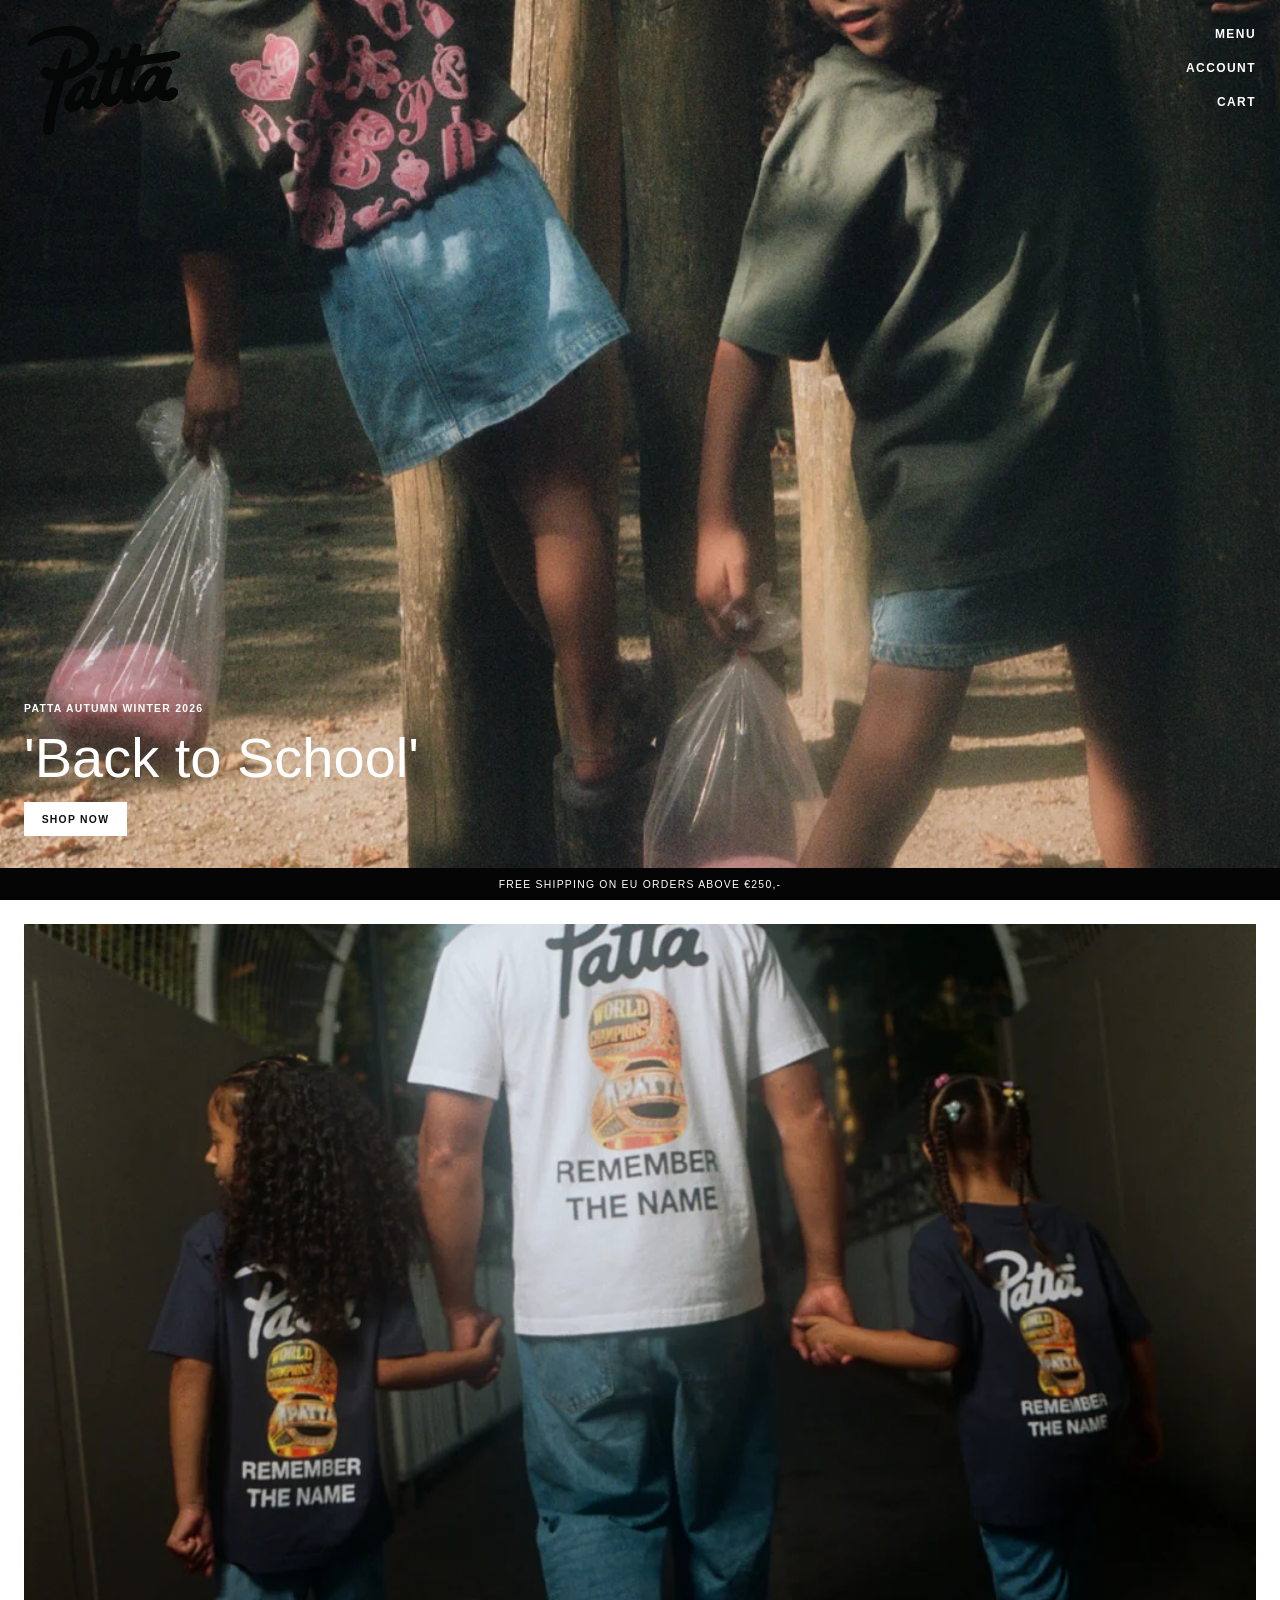
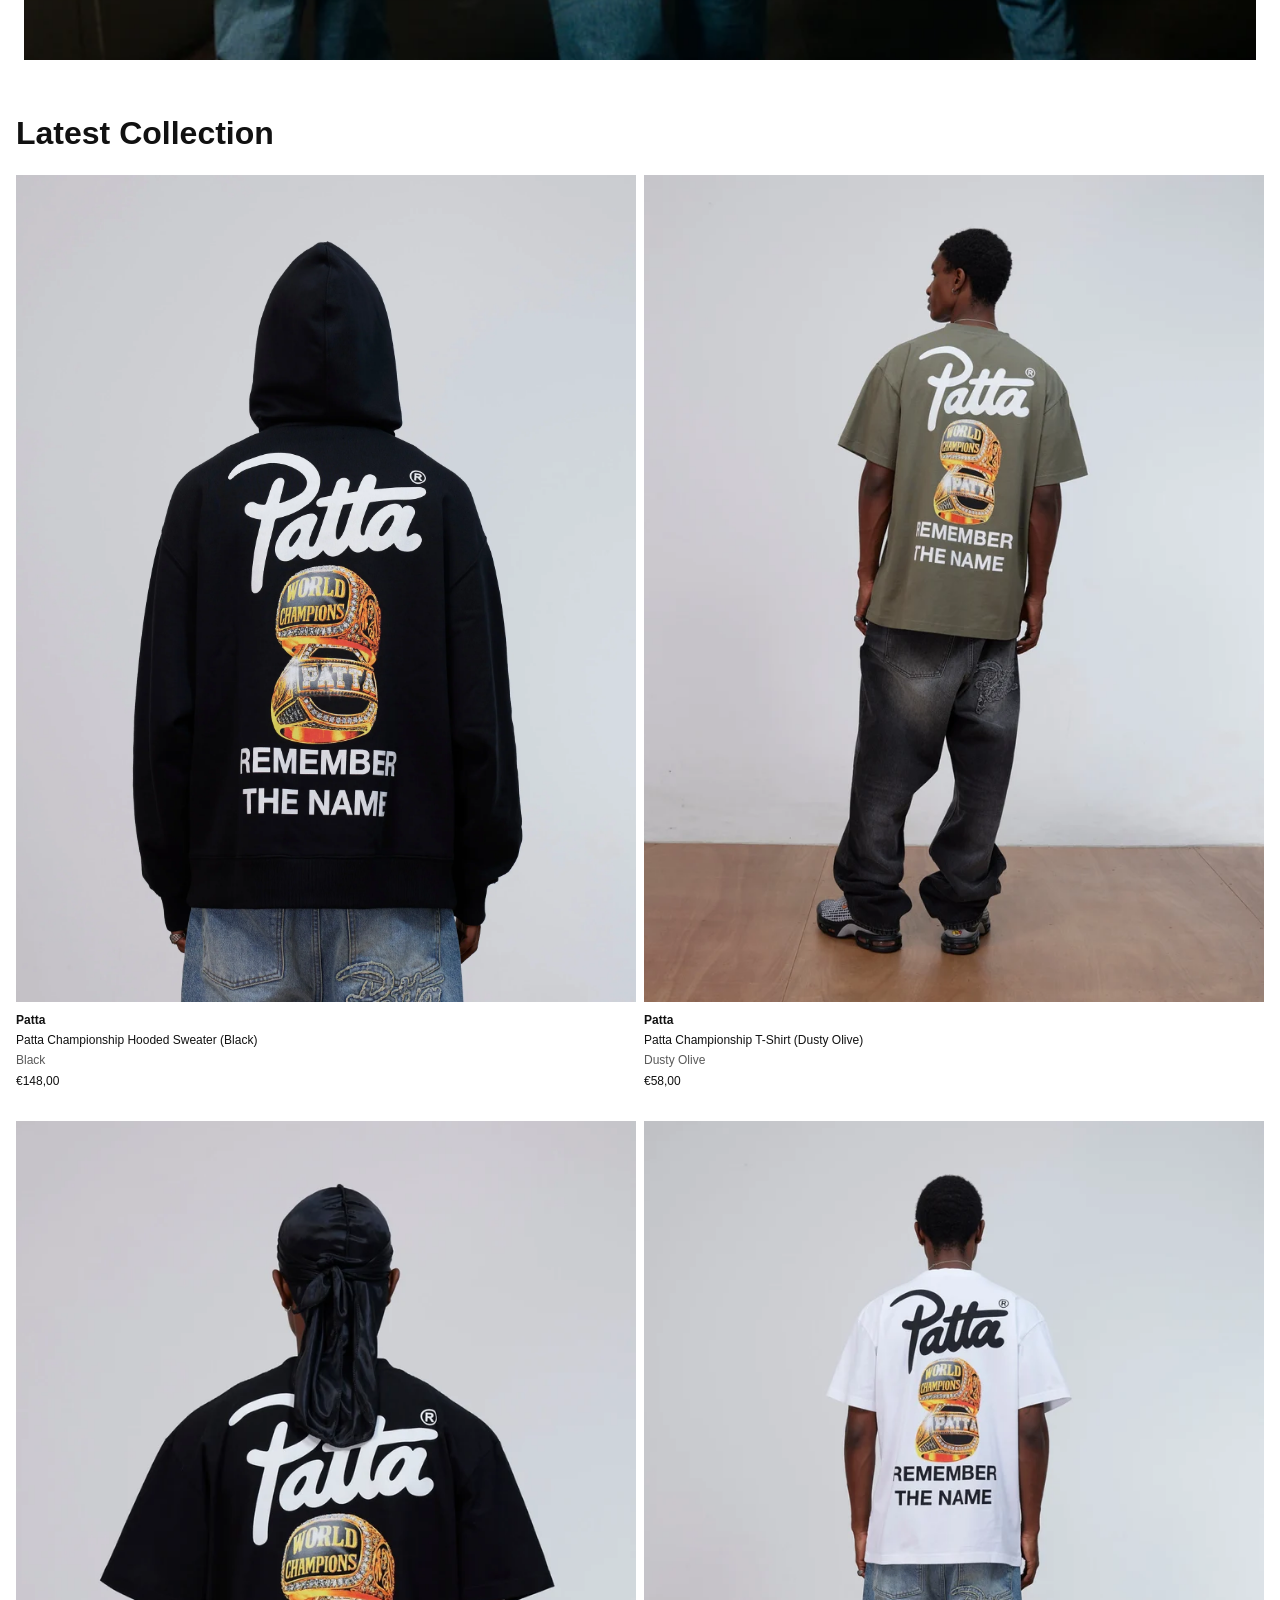
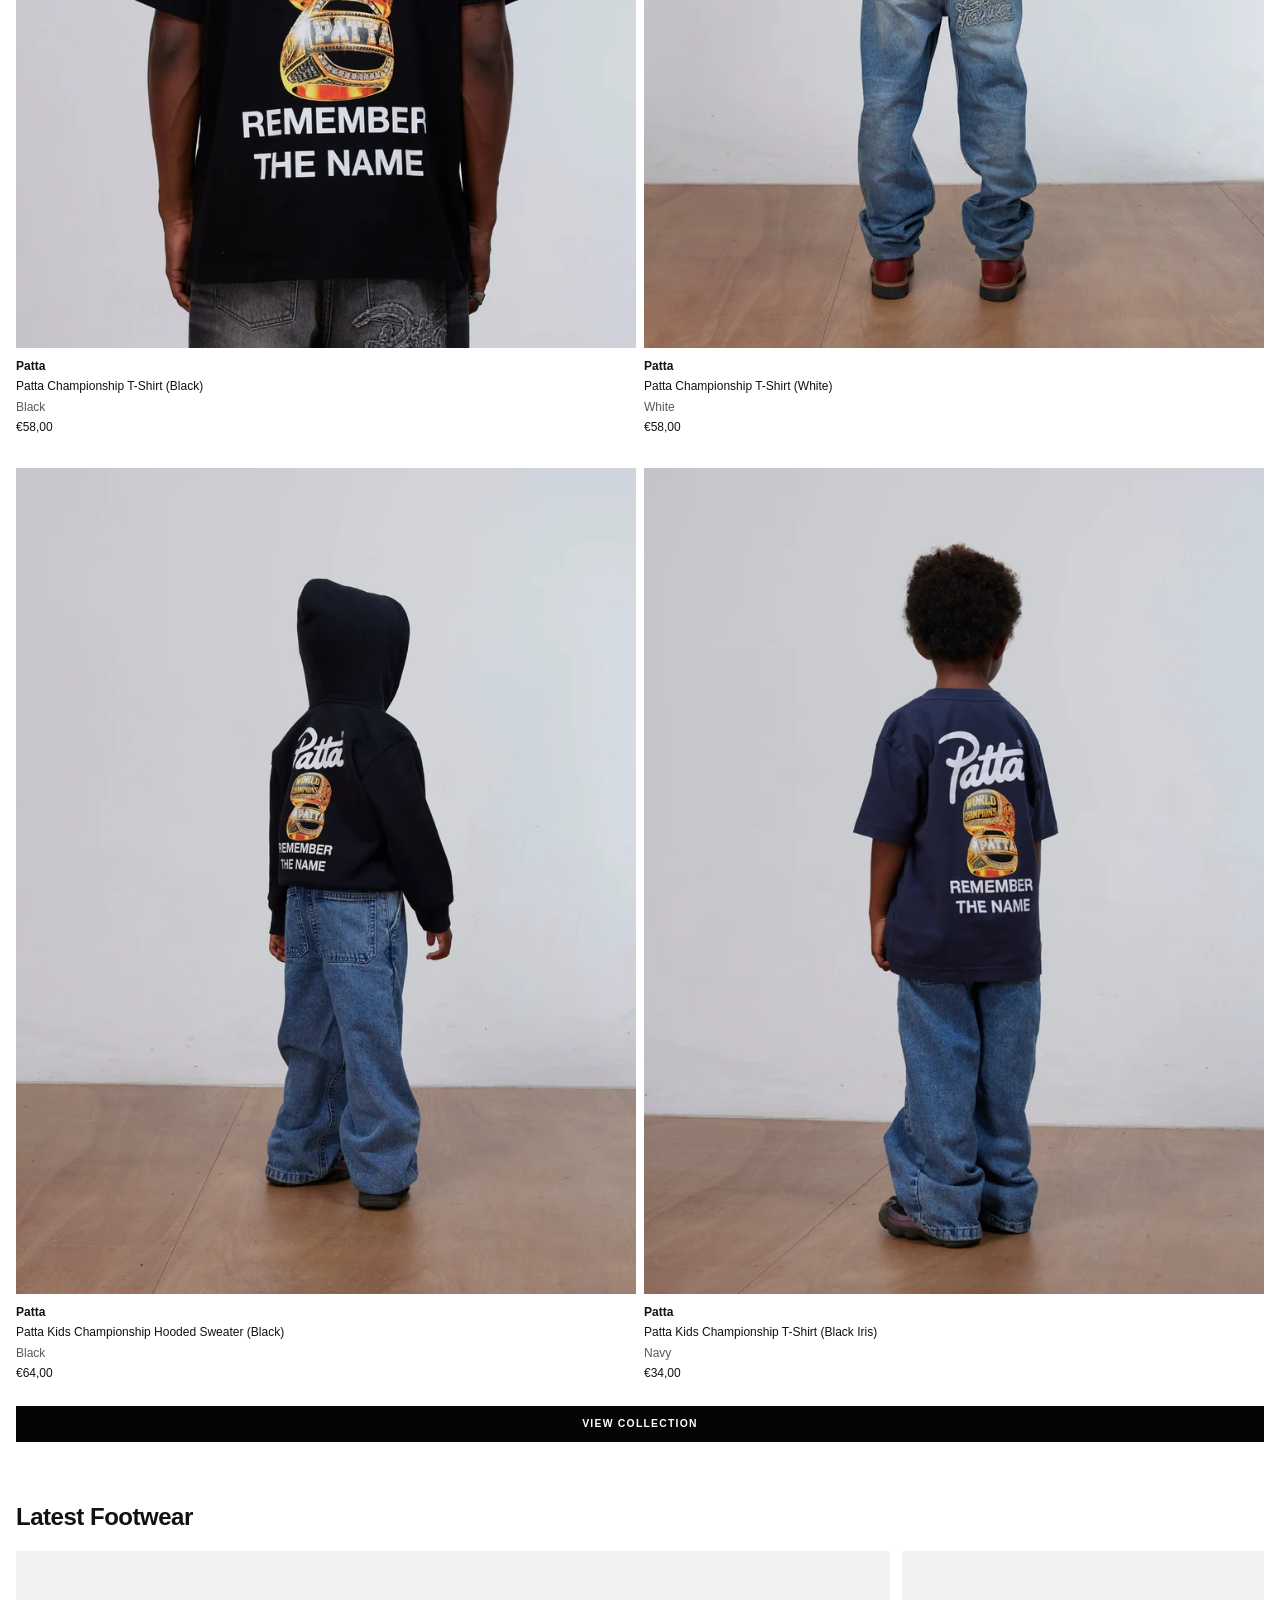
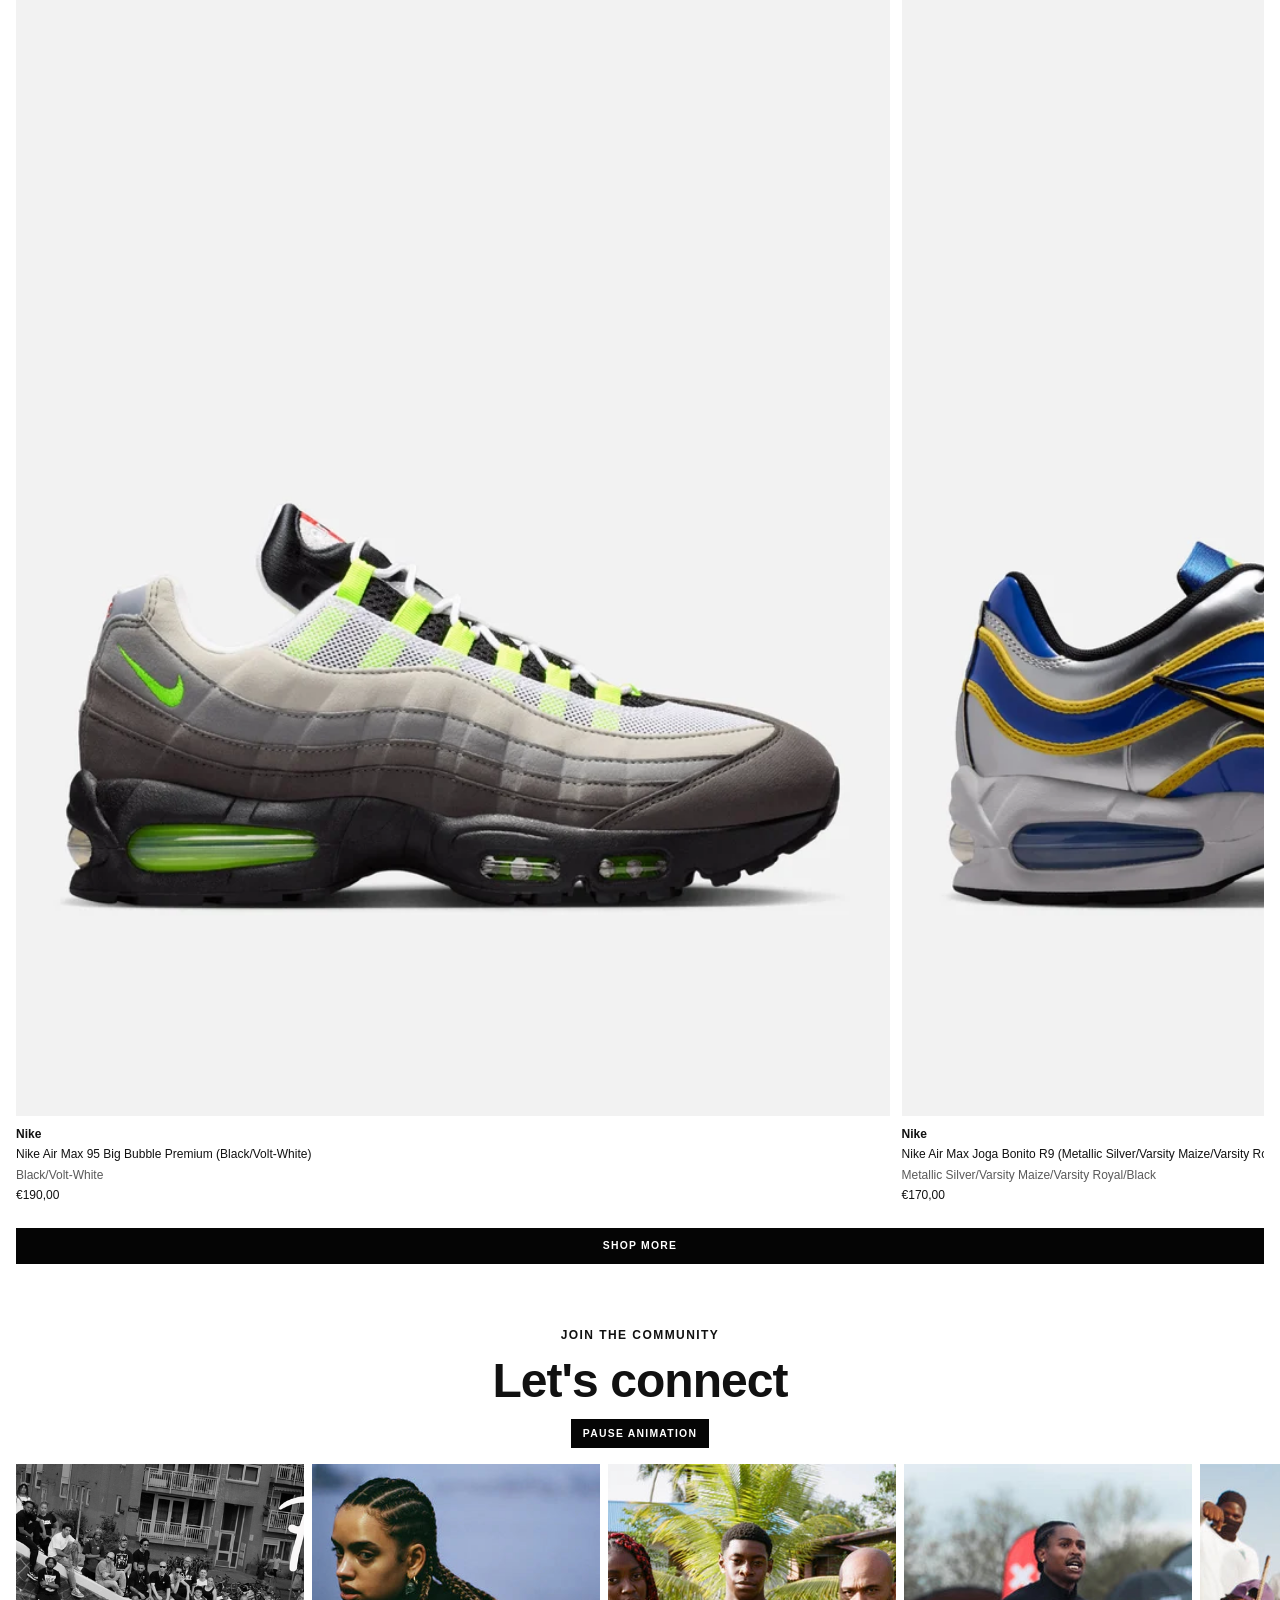
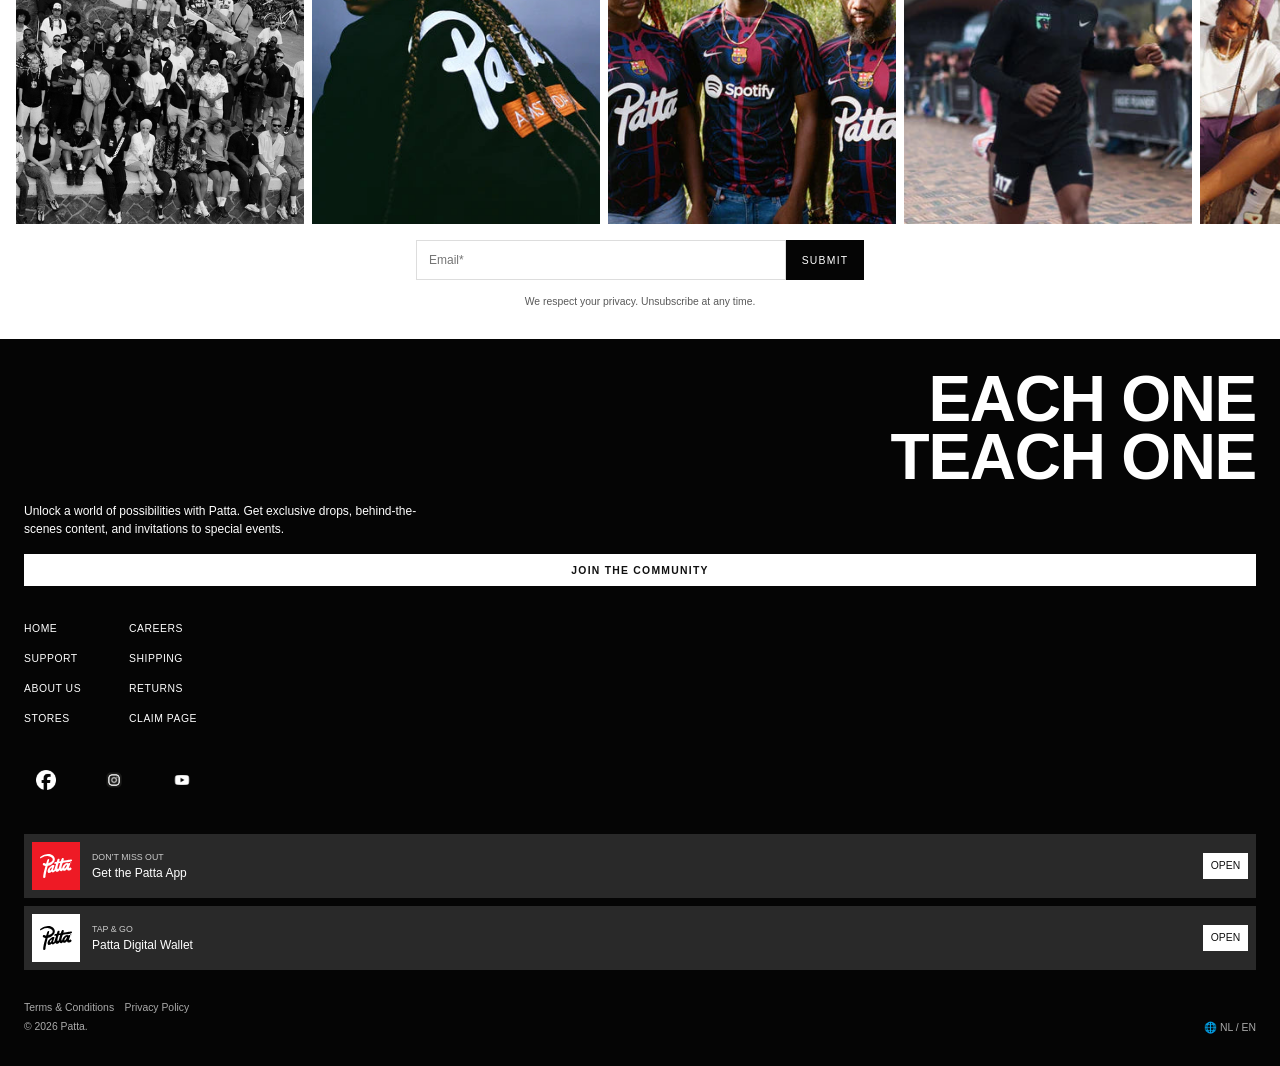
<file: index.html>
<!doctype html>
<html lang="en">
  <head>
    <meta charset="UTF-8" />
    <meta name="author" content="Mtima" />
    <meta name="viewport" content="width=device-width, initial-scale=1" />

    <title>Patta | Home</title>

    <link href="styles/style.css" rel="stylesheet" />
    <link rel="icon" type="image/png" href="images/favicon.png" />
  </head>

  <body>
    <a class="skip-link" href="#main-content">Skip to main content</a>

    <header>
      <a href="index.html">
        <img src="images/pattalogo.png" alt="Patta logo" />
      </a>

      <nav aria-label="Main navigation">
        <ul>
          <li><a href="#latest-collection">Menu</a></li>
          <li><a href="#">Account</a></li>
          <li><a href="product.html">Cart</a></li>
        </ul>
      </nav>
    </header>

    <main id="main-content">
      <section>
        <img
          src="images/backgroundhomepage.png"
          alt="Patta Back to School campaign"
        />

        <div>
          <p>Patta Autumn Winter 2026</p>
          <h1>'Back to School'</h1>
          <a href="product.html">Shop now</a>
        </div>

        <p>Free shipping on EU orders above €250,-</p>
        <p>Free shipping on EU orders above €250,-</p>
      </section>

      <div>
        <img src="images/img2.png" alt="Patta T-shirt photoshoot" />
      </div>

      <section class="producten" id="latest-collection">
        <h2>Latest Collection</h2>

        <div class="productlijst">
          <article class="productkaart">
            <a href="product.html">
              <img src="images/product1.png" alt="Black Patta hooded sweater" />
            </a>
            <p>Patta</p>
            <h3>Patta Championship Hooded Sweater (Black)</h3>
            <p>Black</p>
            <p>€148,00</p>
          </article>

          <article class="productkaart">
            <a href="product.html">
              <img src="images/product2.png" alt="Olive Patta T-shirt" />
            </a>
            <p>Patta</p>
            <h3>Patta Championship T-Shirt (Dusty Olive)</h3>
            <p>Dusty Olive</p>
            <p>€58,00</p>
          </article>

          <article class="productkaart">
            <a href="product.html">
              <img src="images/product3.png" alt="Black Patta T-shirt" />
            </a>
            <p>Patta</p>
            <h3>Patta Championship T-Shirt (Black)</h3>
            <p>Black</p>
            <p>€58,00</p>
          </article>

          <article class="productkaart">
            <a href="product.html">
              <img src="images/product4.png" alt="White Patta T-shirt" />
            </a>
            <p>Patta</p>
            <h3>Patta Championship T-Shirt (White)</h3>
            <p>White</p>
            <p>€58,00</p>
          </article>

          <article class="productkaart">
            <a href="product.html">
              <img
                src="images/product5.png"
                alt="Black Patta kids hooded sweater"
              />
            </a>
            <p>Patta</p>
            <h3>Patta Kids Championship Hooded Sweater (Black)</h3>
            <p>Black</p>
            <p>€64,00</p>
          </article>

          <article class="productkaart">
            <a href="product.html">
              <img src="images/product6.png" alt="Navy Patta kids T-shirt" />
            </a>
            <p>Patta</p>
            <h3>Patta Kids Championship T-Shirt (Black Iris)</h3>
            <p>Navy</p>
            <p>€34,00</p>
          </article>
        </div>

        <a href="product.html">View collection</a>
      </section>

      <section class="carousel">
        <h2>Latest Footwear</h2>

        <ul tabindex="0" aria-label="Latest Footwear products">
          <li>
            <article>
              <img
                src="images/schoenen1.png"
                alt="Nike Air Max 95 Big Bubble Premium"
              />
              <p>Nike</p>
              <h3>Nike Air Max 95 Big Bubble Premium (Black/Volt-White)</h3>
              <p>Black/Volt-White</p>
              <p>€190,00</p>
            </article>
          </li>

          <li>
            <article>
              <img
                src="images/schoenen2.png"
                alt="Nike Air Max Joga Bonito R9"
              />
              <p>Nike</p>
              <h3>
                Nike Air Max Joga Bonito R9 (Metallic Silver/Varsity
                Maize/Varsity Royal/Black)
              </h3>
              <p>Metallic Silver/Varsity Maize/Varsity Royal/Black</p>
              <p>€170,00</p>
            </article>
          </li>

          <li>
            <article>
              <img
                src="images/schoenen3.png"
                alt="Black and blue Adidas BB F50 Ghost Sprint"
              />
              <p>Adidas</p>
              <h3>
                Adidas BB F50 Ghost Sprint (Core Black/Charcoal/Aura Blue)
              </h3>
              <p>Core Black/Charcoal/Aura Blue</p>
              <p>€160,00</p>
            </article>
          </li>

          <li>
            <article>
              <img
                src="images/schoenen4.png"
                alt="Dark blue Adidas BB F50 Ghost Sprint"
              />
              <p>Adidas</p>
              <h3>
                Adidas BB F50 Ghost Sprint (Dark Marine/Light Blue/Clear Sky)
              </h3>
              <p>Dark Marine/Light Blue/Clear Sky</p>
              <p>€160,00</p>
            </article>
          </li>
        </ul>

        <a href="product.html">Shop more</a>
      </section>

      <section id="community">
        <p>Join the community</p>
        <h2>Let's connect</h2>

        <input class="visually-hidden" type="checkbox" id="community-pauze" />
        <label for="community-pauze" class="community-pauze">
          <span class="pauzeren">Pause animation</span>
          <span class="afspelen">Play animation</span>
        </label>

        <ul class="tweede-carousel" tabindex="0" aria-label="Community images">
          <li>
            <img
              src="images/carouselimg1.png"
              alt="Patta community members wearing Patta clothing"
            />
          </li>
          <li>
            <img
              src="images/carouselimg2.png"
              alt="Close-up of a black Patta jacket"
            />
          </li>
          <li>
            <img
              src="images/carouselimg3.png"
              alt="Three people wearing Patta football shirts"
            />
          </li>
          <li>
            <img
              src="images/carouselimg4.png"
              alt="Man running a marathon in Nike clothing in front of a crowd"
            />
          </li>
          <li>
            <img
              src="images/carouselimg5.png"
              alt="Friends wearing white patta t-shirts"
            />
          </li>
          <li>
            <img
              src="images/carouselimg6.png"
              alt="Bike club standing in front of a grass field in patta clothes"
            />
          </li>
          <li>
            <img
              src="images/carouselimg7.png"
              alt="Yellow sweatshirt hanging on a washing line with the Patta logo in front of it"
            />
          </li>
          <li>
            <img
              src="images/carouselimg8.png"
              alt="Family sitting on grass in a Patta outfit and New balance sneakers"
            />
          </li>

          <!-- Deze kopieën zorgen dat de beweging zonder onderbreking doorgaat. -->
          <li aria-hidden="true">
            <img src="images/carouselimg1.png" alt="" />
          </li>
          <li aria-hidden="true">
            <img src="images/carouselimg2.png" alt="" />
          </li>
          <li aria-hidden="true">
            <img src="images/carouselimg3.png" alt="" />
          </li>
          <li aria-hidden="true">
            <img src="images/carouselimg4.png" alt="" />
          </li>
          <li aria-hidden="true">
            <img src="images/carouselimg5.png" alt="" />
          </li>
          <li aria-hidden="true">
            <img src="images/carouselimg6.png" alt="" />
          </li>
          <li aria-hidden="true">
            <img src="images/carouselimg7.png" alt="" />
          </li>
          <li aria-hidden="true">
            <img src="images/carouselimg8.png" alt="" />
          </li>
        </ul>

        <!--
          Bron voor de semantische opbouw van een formulier:
          https://developer.mozilla.org/en-US/docs/Learn_web_development/Extensions/Forms/How_to_structure_a_web_form
        -->
        <form>
          <label for="email" class="visually-hidden"> Email address </label>

          <input
            type="email"
            id="email"
            name="email"
            placeholder="Email*"
            required
          />

          <button type="submit">Submit</button>
        </form>

        <p>We respect your privacy. Unsubscribe at any time.</p>
      </section>
    </main>

    <footer>
      <section>
        <h2 class="scroll-kop">EACH ONE<br />TEACH ONE</h2>

        <p>
          Unlock a world of possibilities with Patta. Get exclusive drops,
          behind-the-scenes content, and invitations to special events.
        </p>

        <a href="#community">Join the community</a>
      </section>

      <nav aria-label="Footer navigation">
        <ul>
          <li><a href="index.html">Home</a></li>
          <li><a href="#">Support</a></li>
          <li><a href="#">About us</a></li>
          <li><a href="#">Stores</a></li>
        </ul>

        <ul>
          <li><a href="#">Careers</a></li>
          <li><a href="#">Shipping</a></li>
          <li><a href="#">Returns</a></li>
          <li><a href="#">Claim page</a></li>
        </ul>
      </nav>

      <div class="social-media">
        <ul>
          <li>
            <a href="#">
              <img src="images/facebooklogo.png" alt="Facebook" />
            </a>
          </li>

          <li>
            <a href="#">
              <img src="images/instagramlogo.png" alt="Instagram" />
            </a>
          </li>

          <li>
            <a href="#">
              <img src="images/youtubelogo.png" alt="YouTube" />
            </a>
          </li>
        </ul>
      </div>

      <div class="footer-promoties">
        <article>
          <img src="images/logo.promo-app.svg" alt="Patta App" />

          <div>
            <p>Don’t miss out</p>
            <h3>Get the Patta App</h3>
          </div>

          <a href="#" aria-label="Open Patta App">Open</a>
        </article>

        <article>
          <img src="images/logo.promo-wallet.svg" alt="Patta Digital Wallet" />

          <div>
            <p>Tap &amp; go</p>
            <h3>Patta Digital Wallet</h3>
          </div>

          <a href="#" aria-label="Open Patta Digital Wallet">Open</a>
        </article>
      </div>

      <div class="footer-onderkant">
        <ul>
          <li>
            <a href="#">Terms &amp; Conditions</a>
          </li>
          <li>
            <a href="#">Privacy Policy</a>
          </li>
        </ul>

        <p>&copy; 2026 Patta.</p>
        <p>🌐 NL / EN</p>
      </div>
    </footer>

    <script defer src="scripts/script.js"></script>
  </body>
</html>
</file>
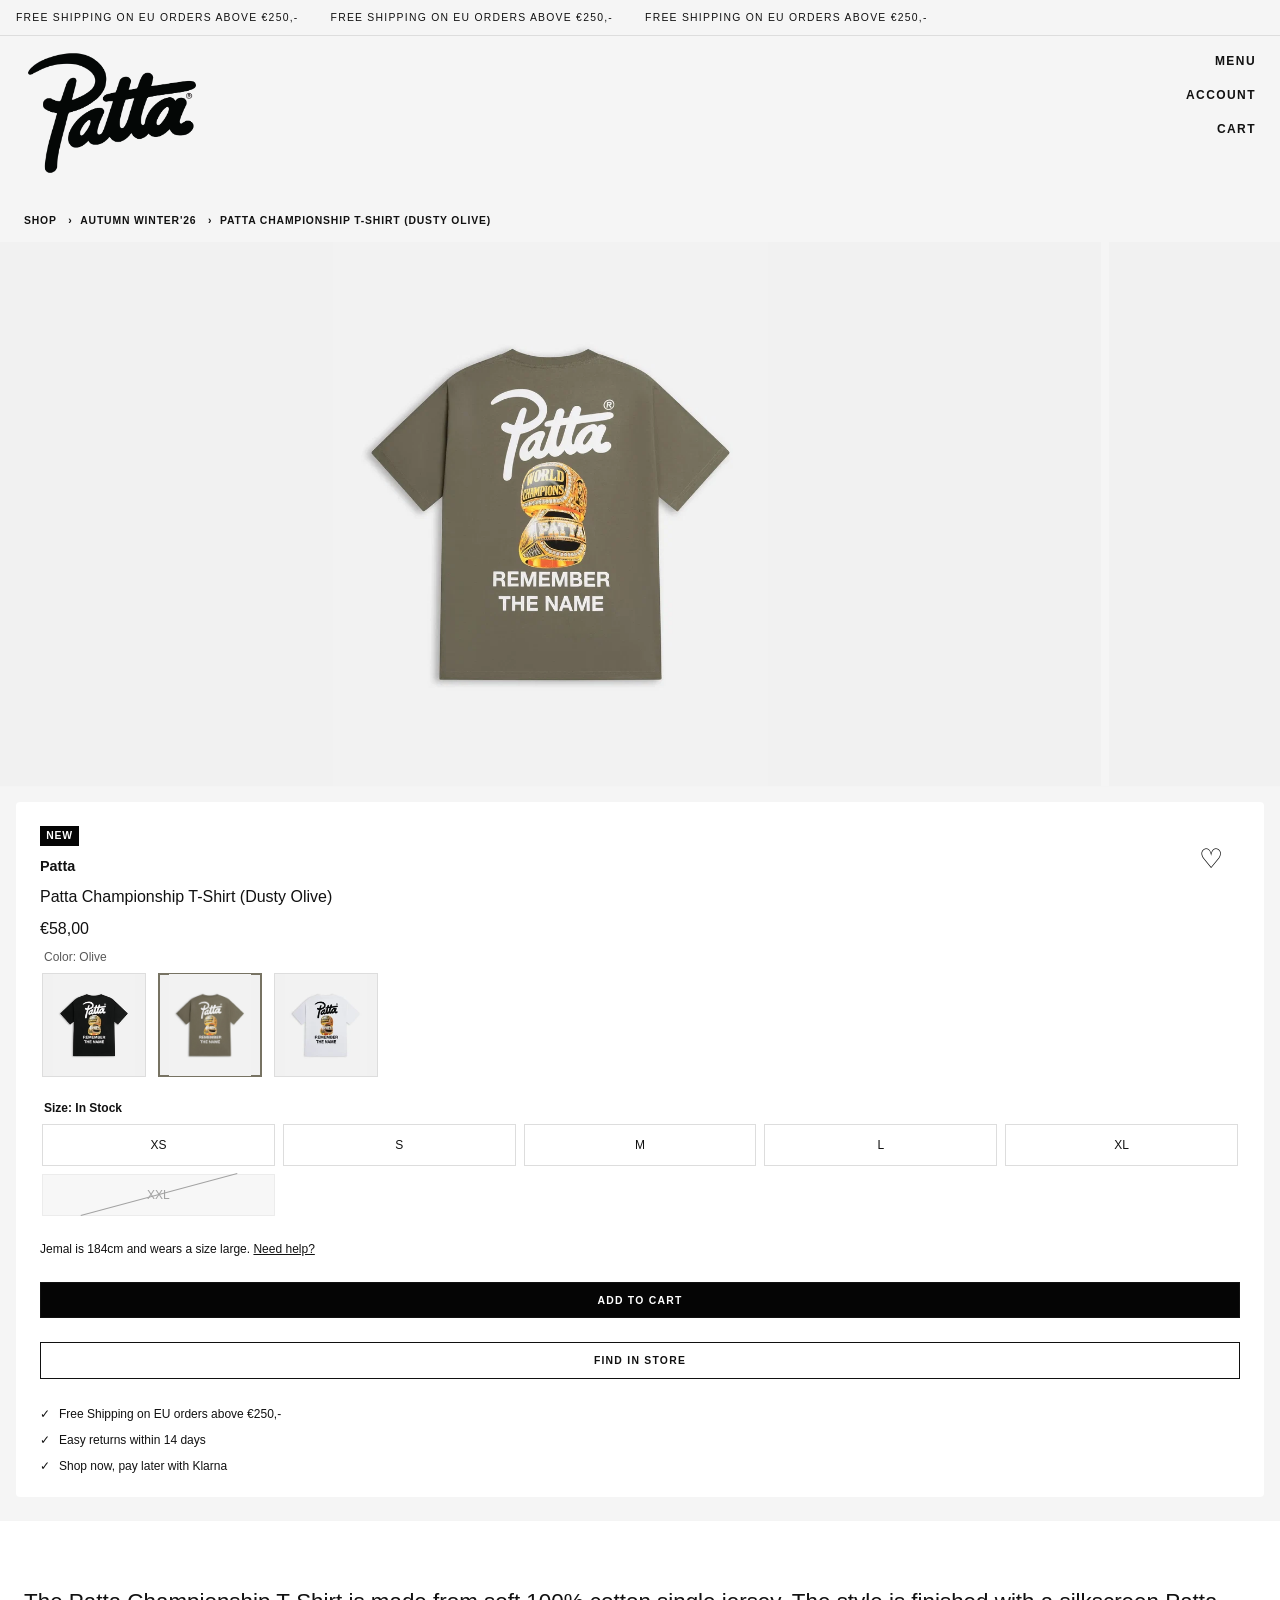
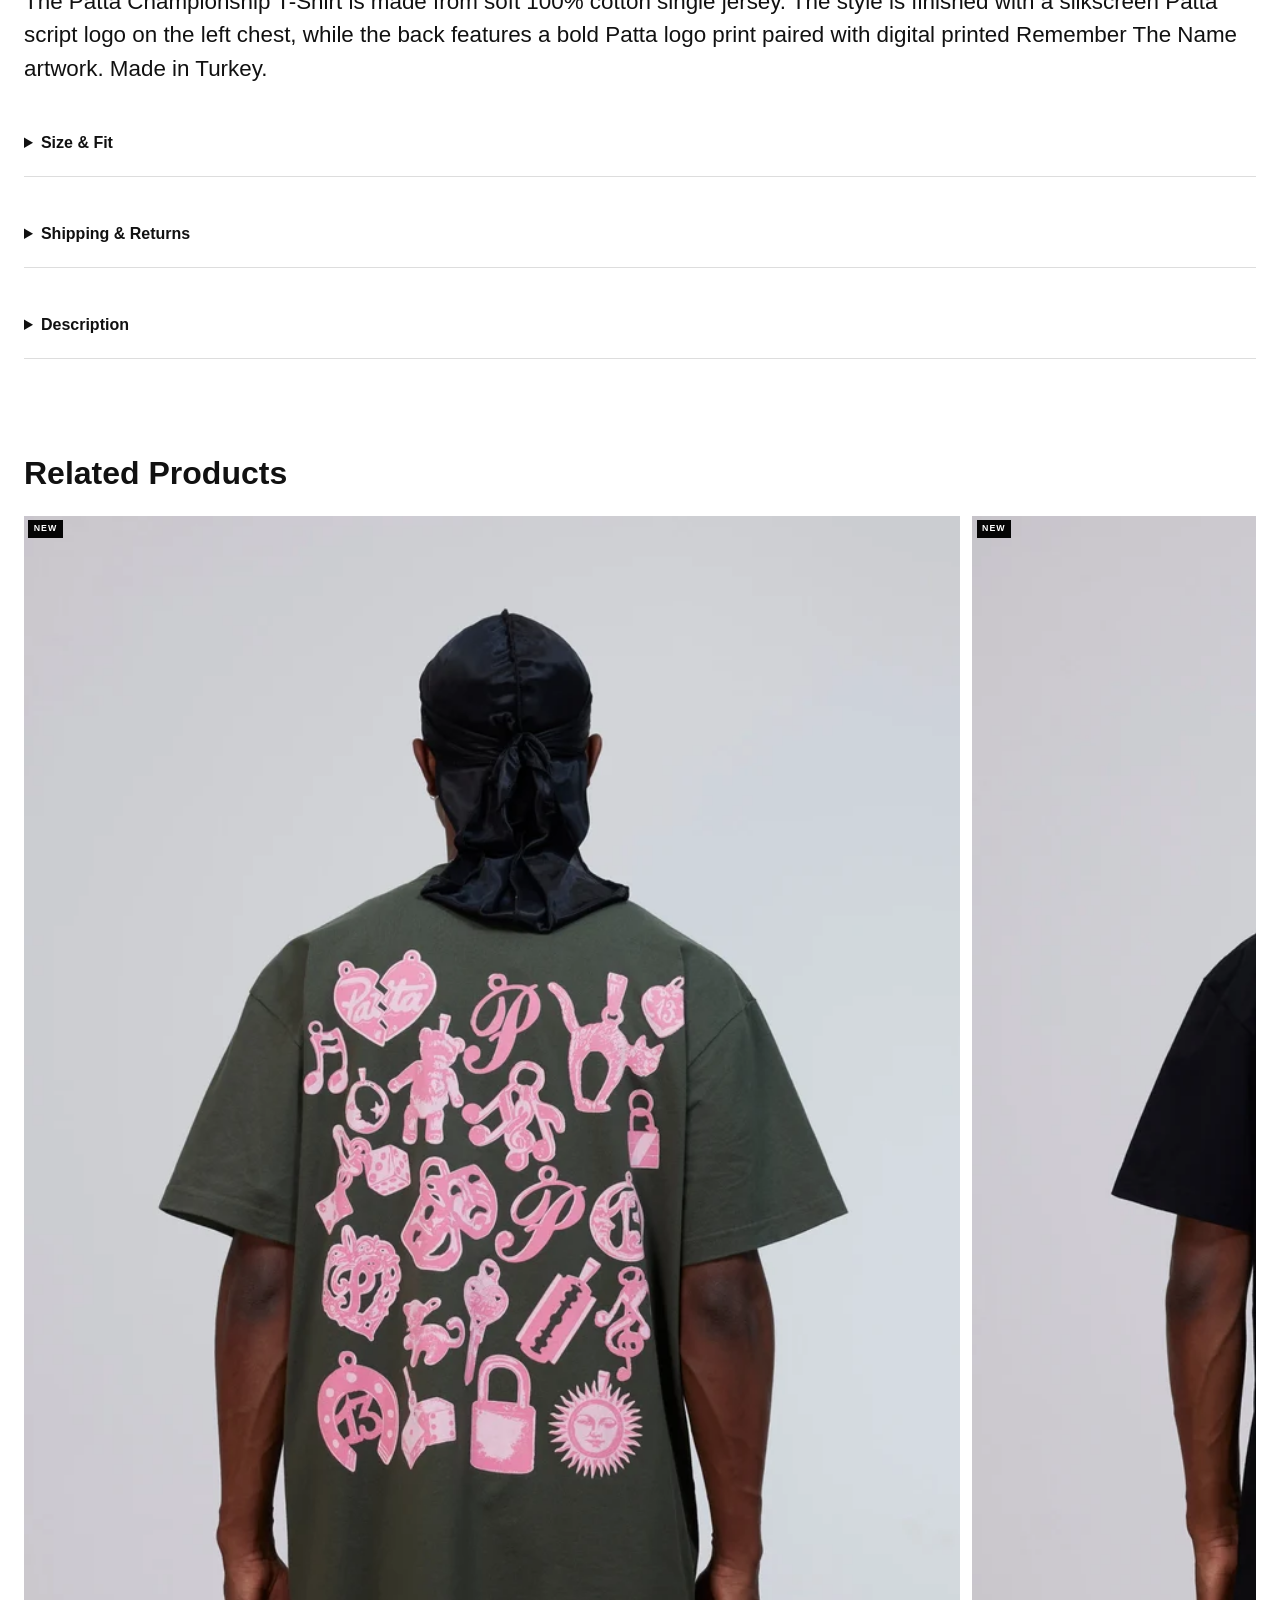
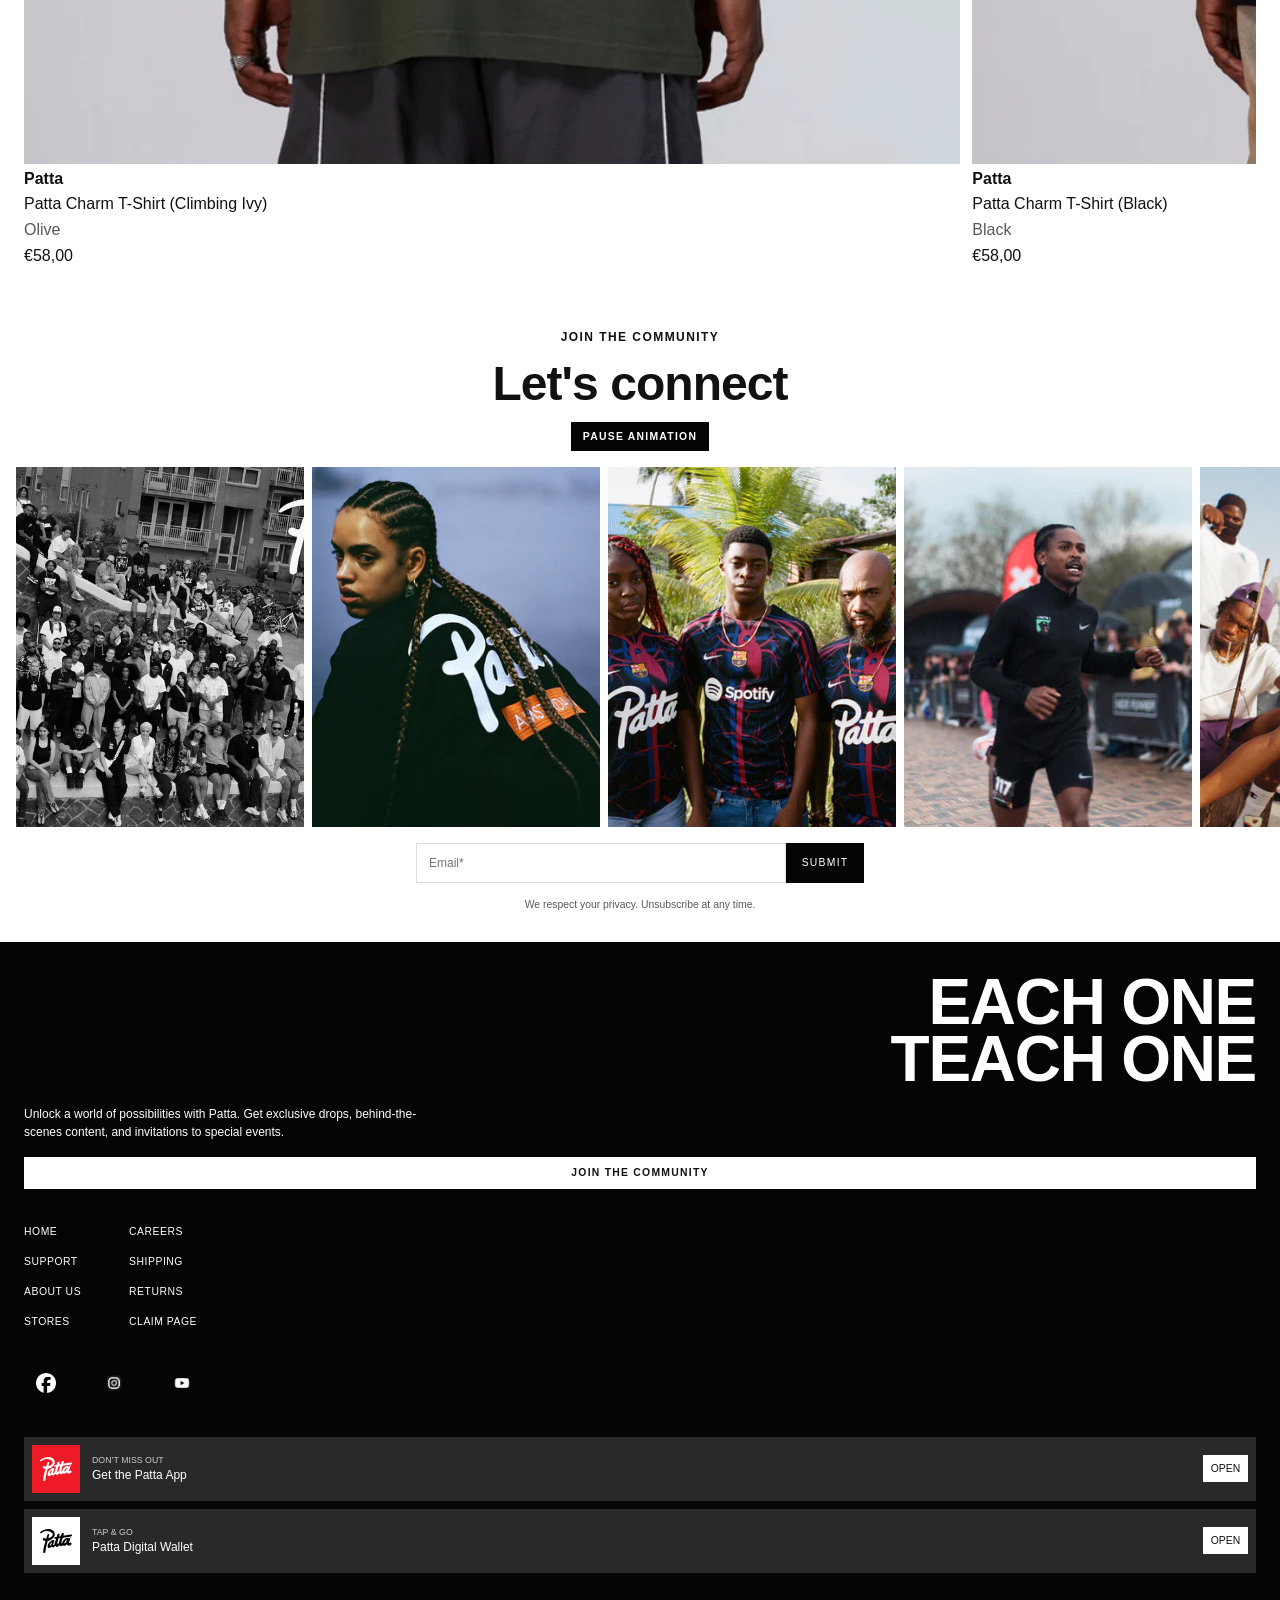
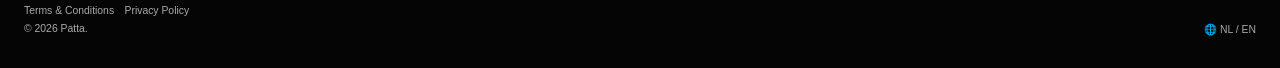
<file: product.html>
<!doctype html>
<html lang="en">
  <head>
    <meta charset="UTF-8" />
    <meta name="author" content="Mtima" />
    <meta name="viewport" content="width=device-width, initial-scale=1" />

    <title>Patta Championship T-Shirt (Dusty Olive)</title>

    <link href="styles/style.css" rel="stylesheet" />
    <link rel="icon" type="image/png" href="images/favicon.png" />
  </head>

  <body class="productpagina">
    <a class="skip-link" href="#main-content">Skip to main content</a>

    <header>
      <ul>
        <li>
          <p>Free shipping on EU orders above €250,-</p>
        </li>
        <li>
          <p>Free shipping on EU orders above €250,-</p>
        </li>
        <li>
          <p>Free shipping on EU orders above €250,-</p>
        </li>
      </ul>
      <a href="index.html">
        <img src="images/pattalogo.png" alt="Patta logo" />
      </a>

      <nav aria-label="Main navigation">
        <ul>
          <li><a href="index.html#latest-collection">Menu</a></li>
          <li><a href="#">Account</a></li>
          <li>
            <button type="button" id="cart-button">
              Cart
              <span id="cart-aantal"></span>
            </button>
          </li>
        </ul>
      </nav>
    </header>

    <main id="main-content">
      <nav aria-label="Breadcrumb">
        <ol>
          <li>
            <a href="index.html">Shop</a>
          </li>
          <li>
            <a href="index.html">Autumn winter'26 </a>
          </li>
          <li>
            <span aria-current="page">
              Patta Championship T-Shirt (Dusty Olive)
            </span>
          </li>
        </ol>
      </nav>

      <section aria-label="Product images">
        <ul>
          <li>
            <img
              src="images/product2-kleurolive.png"
              alt="Back of the olive Patta Championship T-Shirt"
            />
          </li>
          <li>
            <img
              src="images/product2-img1.png"
              alt="Front of the olive Patta Championship T-Shirt"
            />
          </li>
          <li>
            <img
              src="images/product2.png"
              alt="Model wearing the olive Patta Championship T-Shirt"
            />
          </li>
        </ul>
      </section>

      <section aria-labelledby="productnaam">
        <p>New</p>

        <button type="button" aria-label="Add to wishlist">♡</button>

        <p>Patta</p>
        <h1 id="productnaam">Patta Championship T-Shirt (Dusty Olive)</h1>
        <p>€58,00</p>

        <!--
          Bron voor de opbouw van formulieren met fieldset, legend, label en inputs:
          https://developer.mozilla.org/en-US/docs/Learn_web_development/Extensions/Forms/How_to_structure_a_web_form
          Bron voor radio buttons:
          https://developer.mozilla.org/en-US/docs/Web/HTML/Reference/Elements/input/radio
        -->
        <form>
          <fieldset>
            <legend id="gekozen-kleur">Color: Olive</legend>

            <label>
              <input type="radio" name="kleur" value="black" />
              <img src="images/product2-kleurzwart.png" alt="Black version" />
            </label>

            <label>
              <input type="radio" name="kleur" value="olive" checked />
              <img src="images/product2-kleurolive.png" alt="Olive version" />
            </label>

            <label>
              <input type="radio" name="kleur" value="white" />
              <img src="images/product2-kleurwit.png" alt="White version" />
            </label>
          </fieldset>

          <fieldset>
            <legend>Size: In Stock</legend>

            <label><input type="radio" name="maat" value="XS" /> XS</label>
            <label><input type="radio" name="maat" value="S" /> S</label>
            <label><input type="radio" name="maat" value="M" /> M</label>
            <label><input type="radio" name="maat" value="L" /> L</label>
            <label><input type="radio" name="maat" value="XL" /> XL</label>
            <label>
              <input type="radio" name="maat" value="XXL" disabled />
              XXL
              <span class="visually-hidden">Out of stock</span>
            </label>
          </fieldset>

          <p id="maat-fout" role="alert"></p>

          <p>
            Jemal is 184cm and wears a size large.
            <a href="#size-and-fit">Need help?</a>
          </p>

          <button type="submit">Add to cart</button>
          <button type="button">Find in store</button>
        </form>

        <ul>
          <li>Free Shipping on EU orders above €250,-</li>
          <li>Easy returns within 14 days</li>
          <li>Shop now, pay later with Klarna</li>
        </ul>
      </section>

      <section aria-label="Product information">
        <p>
          The Patta Championship T-Shirt is made from soft 100% cotton single
          jersey. The style is finished with a silkscreen Patta script logo on
          the left chest, while the back features a bold Patta logo print paired
          with digital printed Remember The Name artwork. Made in Turkey.
        </p>

        <!--
          Bron voor uitklapbare informatie met details en summary:
          https://developer.mozilla.org/en-US/docs/Web/HTML/Reference/Elements/details
        -->
        <details id="size-and-fit">
          <summary>Size &amp; Fit</summary>
          <p>Jemal is 184cm and wears a size large.</p>
          <p><a href="#size-and-fit">Need help?</a></p>
        </details>

        <details id="shipping-and-returns">
          <summary>Shipping &amp; Returns</summary>
          <p>
            We offer UPS Standard, Express Saver, and Express shipping options.
            Final prices are calculated at checkout and exclude import duties
            which will be charged by UPS after clearing customs.
          </p>
          <p>
            We accept returns within 14 days. Sale items can only be refunded as
            store credit.
          </p>
          <p><a href="#shipping-and-returns">More info</a></p>
        </details>

        <details>
          <summary>Description</summary>
          <ul>
            <li>100% cotton</li>
            <li>230 GSM single jersey</li>
            <li>Regular fit</li>
            <li>1x1 ribbed collar</li>
            <li>
              Self-fabric shoulder-to-shoulder tape and interior back neck
              finish
            </li>
            <li>Silkscreen script logo print on left chest</li>
            <li>
              Silkscreen back logo print with digital printed artwork on back
            </li>
          </ul>
          <p>POC-AW26-1000-290-0164-147</p>
        </details>
      </section>

      <section aria-labelledby="gerelateerde-producten">
        <h2 id="gerelateerde-producten">Related Products</h2>

        <ul>
          <li>
            <article>
              <a href="product.html">
                <img
                  src="images/product7.png"
                  alt="Patta Charm T-Shirt in Climbing Ivy"
                />
              </a>
              <p>New</p>
              <p>Patta</p>
              <h3>Patta Charm T-Shirt (Climbing Ivy)</h3>
              <p>Olive</p>
              <p>€58,00</p>
            </article>
          </li>

          <li>
            <article>
              <a href="product.html">
                <img
                  src="images/product8.png"
                  alt="Black Patta Charm T-Shirt"
                />
              </a>
              <p>New</p>
              <p>Patta</p>
              <h3>Patta Charm T-Shirt (Black)</h3>
              <p>Black</p>
              <p>€58,00</p>
            </article>
          </li>

          <li>
            <article>
              <a href="product.html">
                <img
                  src="images/product9.png"
                  alt="Black Tubular T-Shirt 3-Pack"
                />
              </a>
              <p>Patta</p>
              <h3>Tubular T-Shirt 3-Pack (Black)</h3>
              <p>Black</p>
              <p>€58,00</p>
            </article>
          </li>
        </ul>
      </section>

      <section id="community">
        <p>Join the community</p>
        <h2>Let's connect</h2>

        <input class="visually-hidden" type="checkbox" id="community-pauze" />
        <label for="community-pauze" class="community-pauze">
          <span class="pauzeren">Pause animation</span>
          <span class="afspelen">Play animation</span>
        </label>

        <ul class="tweede-carousel" tabindex="0" aria-label="Community images">
          <li>
            <img
              src="images/carouselimg1.png"
              alt="Patta community members wearing Patta clothing"
            />
          </li>
          <li>
            <img
              src="images/carouselimg2.png"
              alt="Close-up of a black Patta jacket"
            />
          </li>
          <li>
            <img
              src="images/carouselimg3.png"
              alt="Three people wearing Patta football shirts"
            />
          </li>
          <li>
            <img
              src="images/carouselimg4.png"
              alt="Man running a marathon in Nike clothing in front of a crowd"
            />
          </li>
          <li>
            <img
              src="images/carouselimg5.png"
              alt="Friends wearing white patta t-shirts"
            />
          </li>
          <li>
            <img
              src="images/carouselimg6.png"
              alt="Bike club standing in front of a grass field in patta clothes"
            />
          </li>
          <li>
            <img
              src="images/carouselimg7.png"
              alt="Yellow sweatshirt hanging on a washing line with the Patta logo in front of it"
            />
          </li>
          <li>
            <img
              src="images/carouselimg8.png"
              alt="Family sitting on grass in a Patta outfit and New balance sneakers"
            />
          </li>

          <!-- Deze kopieën zorgen dat de beweging zonder onderbreking doorgaat. -->
          <li aria-hidden="true">
            <img src="images/carouselimg1.png" alt="" />
          </li>
          <li aria-hidden="true">
            <img src="images/carouselimg2.png" alt="" />
          </li>
          <li aria-hidden="true">
            <img src="images/carouselimg3.png" alt="" />
          </li>
          <li aria-hidden="true">
            <img src="images/carouselimg4.png" alt="" />
          </li>
          <li aria-hidden="true">
            <img src="images/carouselimg5.png" alt="" />
          </li>
          <li aria-hidden="true">
            <img src="images/carouselimg6.png" alt="" />
          </li>
          <li aria-hidden="true">
            <img src="images/carouselimg7.png" alt="" />
          </li>
          <li aria-hidden="true">
            <img src="images/carouselimg8.png" alt="" />
          </li>
        </ul>

        <form>
          <label for="email" class="visually-hidden"> Email address </label>

          <input
            type="email"
            id="email"
            name="email"
            placeholder="Email*"
            required
          />

          <button type="submit">Submit</button>
        </form>

        <p>We respect your privacy. Unsubscribe at any time.</p>
      </section>
      <!--
        Bronnen voor de modeless cart dialog:
        https://codepen.io/shooft/pen/azvKYVZ
        https://developer.mozilla.org/en-US/docs/Web/HTML/Reference/Elements/dialog
      -->
      <dialog id="cart-dialog">
        <form method="dialog">
          <h2>Added to cart</h2>

          <section aria-label="Cart item">
            <img
              id="cart-afbeelding"
              src="images/product2-kleurolive.png"
              alt="Patta Championship T-Shirt in Dusty Olive"
            />

            <div>
              <p>Patta</p>
              <p>Patta Championship T-Shirt</p>
              <p id="cart-keuze"></p>
              <p>€58,00</p>
            </div>
          </section>

          <button type="submit" class="cart-doorgaan">Continue shopping</button>
        </form>
      </dialog>
    </main>

    <footer>
      <section>
        <h2 class="scroll-kop">EACH ONE<br />TEACH ONE</h2>

        <p>
          Unlock a world of possibilities with Patta. Get exclusive drops,
          behind-the-scenes content, and invitations to special events.
        </p>

        <a href="#community">Join the community</a>
      </section>

      <nav aria-label="Footer navigation">
        <ul>
          <li><a href="index.html">Home</a></li>
          <li><a href="#">Support</a></li>
          <li><a href="#">About us</a></li>
          <li><a href="#">Stores</a></li>
        </ul>

        <ul>
          <li><a href="#">Careers</a></li>
          <li><a href="#">Shipping</a></li>
          <li><a href="#">Returns</a></li>
          <li><a href="#">Claim page</a></li>
        </ul>
      </nav>

      <div class="social-media">
        <ul>
          <li>
            <a href="#">
              <img src="images/facebooklogo.png" alt="Facebook" />
            </a>
          </li>

          <li>
            <a href="#">
              <img src="images/instagramlogo.png" alt="Instagram" />
            </a>
          </li>

          <li>
            <a href="#">
              <img src="images/youtubelogo.png" alt="YouTube" />
            </a>
          </li>
        </ul>
      </div>

      <div class="footer-promoties">
        <article>
          <img src="images/logo.promo-app.svg" alt="Patta App" />

          <div>
            <p>Don’t miss out</p>
            <h3>Get the Patta App</h3>
          </div>

          <a href="#" aria-label="Open Patta App">Open</a>
        </article>

        <article>
          <img src="images/logo.promo-wallet.svg" alt="Patta Digital Wallet" />

          <div>
            <p>Tap &amp; go</p>
            <h3>Patta Digital Wallet</h3>
          </div>

          <a href="#" aria-label="Open Patta Digital Wallet">Open</a>
        </article>
      </div>

      <div class="footer-onderkant">
        <ul>
          <li>
            <a href="#">Terms &amp; Conditions</a>
          </li>
          <li>
            <a href="#">Privacy Policy</a>
          </li>
        </ul>

        <p>&copy; 2026 Patta.</p>
        <p>🌐 NL / EN</p>
      </div>
    </footer>

    <script defer src="scripts/script.js"></script>
  </body>
</html>
</file>
<file: styles/style.css>
/*********************/
/* CUSTOM PROPERTIES */
/*********************/

/*
  Bron voor CSS custom properties:
  https://developer.mozilla.org/en-US/docs/Web/CSS/Guides/Cascading_variables/Using_custom_properties
*/
:root {
  /* Kleuren */
  --kleur-tekst: #111111;
  --kleur-wit: #ffffff;
  --kleur-zwart: #050505;
  --kleur-achtergrond: #f5f5f5;
  --kleur-product: #f1f1f1;
  --kleur-rand: #dddddd;
  --kleur-grijs: #595959;
  --kleur-lichtgrijs: #cccccc;
  --kleur-footergrijs: #aaaaaa;
  --kleur-donkergrijs: #292929;
  --kleur-accent: #df5858;
  --kleur-productaccent: #777363;
  --kleur-foutachtergrond: #fff1f1;
  --kleur-fouttekst: #9b1c1c;

  /* Afstanden */
  --ruimte-xs: 0.5em;
  --ruimte-s: 0.75em;
  --ruimte-m: 1em;
  --ruimte-l: 1.5em;
  --ruimte-xl: 2em;
  --ruimte-xxl: 3em;

  /* Tekstgroottes */
  --tekst-xxs: 0.55rem;
  --tekst-xs: 0.65rem;
  --tekst-s: 0.75rem;
  --tekst-m: 1rem;
  --tekst-l: 1.5rem;
  --tekst-xxl: 3rem;
  --tekst-display: 4rem;
  --tekst-kop-responsive: clamp(1.5rem, 6vw, 2rem);
  --tekst-hero: clamp(2rem, 9vw, 3.5rem);
  --tekst-intro: clamp(1.05rem, 4vw, 1.4rem);

  /* Overige waarden */
  --standaard-rand: 1px solid var(--kleur-rand);
  --kleine-radius: 0.25em;
  --hoofdletter-afstand: 0.12em;
  --animatie-snel: 0.15s;
  --animatie-normaal: 0.3s;
  --animatie-knipper: 0.4s;
  --carousel-snelheid: 35s;
}

/**************/
/* CSS REMEDY */
/**************/

*,
*::before,
*::after {
  box-sizing: border-box;
}

/**********************/
/* ALGEMENE INSTELLINGEN */
/**********************/

html {
  scroll-behavior: smooth;
}

body {
  margin: 0;
  min-width: 320px;
  background-color: var(--kleur-wit);
  color: var(--kleur-tekst);
  font-family: Arial, Helvetica, sans-serif;
}

img {
  display: block;
  width: 100%;
  max-width: 100%;
}

a {
  color: inherit;
  text-decoration: none;
}

ul,
ol {
  margin: 0;
  padding: 0;
  list-style: none;
}

h1,
h2,
h3,
p {
  margin: 0;
}

button,
input {
  font: inherit;
}

button,
a {
  cursor: pointer;
}

:focus-visible {
  outline: 2px solid var(--kleur-tekst);
  outline-offset: 0.2em;
}

/* Wordt zichtbaar zodra een toetsenbordgebruiker erop focust. */
.skip-link {
  position: fixed;
  top: var(--ruimte-m);
  left: var(--ruimte-m);
  z-index: 100;

  padding: var(--ruimte-s) var(--ruimte-m);

  background-color: var(--kleur-zwart);
  color: var(--kleur-wit);

  transform: translateY(-200%);
}

.skip-link:focus {
  transform: translateY(0);
}

/**********/
/* HEADER */
/**********/

/*
  Bron voor de pagina-opbouw met CSS Grid:
  https://developer.mozilla.org/en-US/docs/Web/CSS/Guides/Grid_layout
*/
body > header {
  position: absolute;
  top: 0;
  left: 0;
  z-index: 10;

  display: grid;
  grid-template-columns: 1fr auto;
  align-items: start;
  gap: var(--ruimte-m);

  width: 100%;
  padding: var(--ruimte-l);
}

body > header > a {
  justify-self: start;
}

body > header > a img {
  width: clamp(7.5em, 31vw, 10em);
  height: auto;
}

body > header nav {
  justify-self: end;
}

body > header nav ul {
  display: grid;
  justify-items: end;
  gap: var(--ruimte-m);
}

body > header nav a {
  color: var(--kleur-wit);

  font-size: var(--tekst-s);
  font-weight: bold;
  letter-spacing: var(--hoofdletter-afstand);
  text-transform: uppercase;
}

/*****************/
/* HOMEPAGE HERO */
/*****************/

body:not(.productpagina) main > section:first-of-type {
  position: relative;

  display: grid;
  align-items: end;

  min-height: 100svh;
  overflow: hidden;

  background-color: var(--kleur-zwart);
  color: var(--kleur-wit);
}

body:not(.productpagina) main > section:first-of-type > img {
  position: absolute;
  inset: 0;

  width: 100%;
  height: 100%;
  object-fit: cover;
}

body:not(.productpagina) main > section:first-of-type > div {
  position: relative;
  z-index: 1;

  display: grid;
  justify-items: start;
  gap: var(--ruimte-m);

  padding: var(--ruimte-l);
  padding-bottom: 4em;
}

body:not(.productpagina) main > section:first-of-type div p {
  font-size: var(--tekst-xs);
  font-weight: bold;
  letter-spacing: var(--hoofdletter-afstand);
  text-transform: uppercase;
}

body:not(.productpagina) main > section:first-of-type h1 {
  font-size: var(--tekst-hero);
  font-weight: normal;
  line-height: 1;
}

body:not(.productpagina) main > section:first-of-type div a {
  padding: 1.1em 1.7em;

  background-color: var(--kleur-wit);
  color: var(--kleur-tekst);

  font-size: var(--tekst-xs);
  font-weight: bold;
  letter-spacing: var(--hoofdletter-afstand);
  text-transform: uppercase;
}

body:not(.productpagina) main > section:first-of-type > p {
  position: absolute;
  bottom: 0;
  z-index: 2;

  width: 100%;
  padding: var(--ruimte-m);

  overflow: hidden;
  white-space: nowrap;

  background-color: var(--kleur-zwart);

  text-align: center;
  font-size: var(--tekst-xs);
  letter-spacing: var(--hoofdletter-afstand);
  text-transform: uppercase;
}

body:not(.productpagina) main > section:first-of-type > p:last-child {
  display: none;
}

/************************/
/* GROTE AFBEELDING */
/************************/

body:not(.productpagina) main > div:first-of-type {
  display: grid;

  padding: var(--ruimte-l);

  background-color: var(--kleur-wit);
}

body:not(.productpagina) main > div:first-of-type img {
  width: 100%;
  max-height: 46em;
  object-fit: cover;
}

/********************/
/* LATEST COLLECTION */
/********************/

.producten {
  display: grid;
  gap: var(--ruimte-l);

  padding: var(--ruimte-xl) var(--ruimte-m);
}

.producten h2 {
  font-size: var(--tekst-kop-responsive);
  line-height: 1.1;
}

.productlijst {
  display: grid;
  grid-template-columns: repeat(2, minmax(0, 1fr));
  gap: var(--ruimte-xl) var(--ruimte-xs);
}

.productkaart {
  display: grid;
  align-content: start;
  gap: 0.3em;

  min-width: 0;
}

.productkaart > a > img {
  width: 100%;
  aspect-ratio: 3 / 4;
  object-fit: cover;

  background-color: var(--kleur-product);
}

.productkaart p,
.productkaart h3 {
  font-size: var(--tekst-s);
  font-weight: normal;
  line-height: 1.3;
}

.productkaart p:first-of-type {
  padding-top: var(--ruimte-xs);
  font-weight: bold;
}

.productkaart p:nth-of-type(2) {
  color: var(--kleur-grijs);
}

.producten > a {
  display: grid;
  place-items: center;

  width: 100%;
  padding: 1.2em;

  background-color: var(--kleur-zwart);
  color: var(--kleur-wit);

  font-size: var(--tekst-xs);
  font-weight: bold;
  letter-spacing: var(--hoofdletter-afstand);
  text-transform: uppercase;
}

/*******************/
/* LATEST FOOTWEAR */
/*******************/

/*
  Bronnen voor horizontale carrousels en scroll snap:
  https://developer.mozilla.org/en-US/docs/Web/CSS/Guides/Overflow/Carousels
  https://developer.mozilla.org/en-US/docs/Web/CSS/Guides/Scroll_snap
*/
.carousel {
  display: grid;
  gap: var(--ruimte-l);

  padding: var(--ruimte-xl) var(--ruimte-m);
  overflow: hidden;
}

.carousel h2 {
  font-size: var(--tekst-l);
  font-weight: 600;
  line-height: 0.9;
  letter-spacing: -0.02em;
}

.carousel > ul {
  display: grid;
  grid-auto-flow: column;
  grid-auto-columns: 70%;
  gap: var(--ruimte-s);

  overflow-x: auto;
  scroll-snap-type: x mandatory;
  scrollbar-width: none;
}

.carousel > ul::-webkit-scrollbar {
  display: none;
}

.carousel > ul > li {
  min-width: 0;
  scroll-snap-align: start;
}

.carousel article {
  display: grid;
  align-content: start;
  gap: 0.3em;
}

.carousel article img {
  width: 100%;
  aspect-ratio: 3 / 4;
  object-fit: cover;

  background-color: var(--kleur-product);
}

.carousel article p,
.carousel article h3 {
  font-size: var(--tekst-s);
  font-weight: normal;
  line-height: 1.3;
}

.carousel article p:first-of-type {
  padding-top: var(--ruimte-xs);
  font-weight: bold;
}

.carousel article p:nth-of-type(2) {
  color: var(--kleur-grijs);
}

.carousel > a {
  display: grid;
  place-items: center;

  width: 100%;
  padding: 1.2em;

  background-color: var(--kleur-zwart);
  color: var(--kleur-wit);

  font-size: var(--tekst-xs);
  font-weight: bold;
  letter-spacing: var(--hoofdletter-afstand);
  text-transform: uppercase;
}

/**********************/
/* LET'S CONNECT */
/**********************/

main > section:has(.tweede-carousel) {
  display: grid;
  grid-template-columns: minmax(0, 1fr);
  justify-items: center;
  gap: var(--ruimte-m);

  width: 100%;
  min-width: 0;
  padding: var(--ruimte-xl) var(--ruimte-m);

  text-align: center;
  overflow: hidden;
}

main > section:has(.tweede-carousel) > p:first-child {
  font-size: var(--tekst-s);
  font-weight: 600;
  line-height: 1.3;
  letter-spacing: var(--hoofdletter-afstand);
  text-transform: uppercase;
}

main > section:has(.tweede-carousel) > h2 {
  font-size: var(--tekst-xxl);
  font-weight: 600;
  line-height: 0.92;
  letter-spacing: -0.02em;
}

.tweede-carousel {
  --community-gap: var(--ruimte-xs);

  display: grid;
  grid-auto-flow: column;
  grid-auto-columns: min(68vw, 18em);
  gap: var(--community-gap);

  justify-self: start;

  width: max-content;
  min-width: 0;

  animation: community-bewegen var(--carousel-snelheid) linear infinite;
  will-change: transform;
}

@keyframes community-bewegen {
  to {
    transform: translateX(calc(-50% - var(--community-gap) / 2));
  }
}

.tweede-carousel li {
  min-width: 0;
}

.tweede-carousel img {
  width: 100%;
  aspect-ratio: 4 / 5;
  object-fit: cover;
}

/* Met deze knop kan de bezoeker de automatisch bewegende rij pauzeren. */
.community-pauze {
  position: relative;
  z-index: 2;

  display: grid;
  place-items: center;
  justify-self: center;

  min-width: 11em;
  padding: var(--ruimte-s) var(--ruimte-m);

  border: 1px solid var(--kleur-zwart);
  background-color: var(--kleur-zwart);
  color: var(--kleur-wit);

  font-size: var(--tekst-xs);
  font-weight: bold;
  letter-spacing: var(--hoofdletter-afstand);
  text-transform: uppercase;
  cursor: pointer;
}

.community-pauze:hover {
  background-color: var(--kleur-wit);
  color: var(--kleur-zwart);
}

#community-pauze:focus-visible + .community-pauze {
  outline: 3px solid var(--kleur-accent);
  outline-offset: 0.2em;
}

#community-pauze:not(:checked) + .community-pauze .afspelen,
#community-pauze:checked + .community-pauze .pauzeren {
  display: none;
}

#community-pauze:checked ~ .tweede-carousel {
  animation-play-state: paused;
}

/* De checkbox blijft bruikbaar voor screenreaders en het toetsenbord. */
.visually-hidden {
  position: absolute;

  width: 1px;
  height: 1px;
  padding: 0;

  overflow: hidden;
  clip-path: inset(50%);
  white-space: nowrap;
  border: 0;
}

main > section:has(.tweede-carousel) form {
  display: grid;
  grid-template-columns: minmax(0, 1fr) auto;
  justify-self: center;

  width: 100%;
  max-width: 28em;
}

main > section:has(.tweede-carousel) input {
  min-width: 0;
  padding: var(--ruimte-m);

  border: var(--standaard-rand);
  border-radius: 0;

  font-size: var(--tekst-s);
}

main > section:has(.tweede-carousel) button {
  padding: var(--ruimte-m) var(--ruimte-l);

  border: none;
  background-color: var(--kleur-zwart);
  color: var(--kleur-wit);

  font-size: var(--tekst-xs);
  letter-spacing: var(--hoofdletter-afstand);
  text-transform: uppercase;
}

main > section:has(.tweede-carousel) > p:last-child {
  color: var(--kleur-grijs);
  font-size: var(--tekst-xs);
}

/************************/
/* PRODUCTPAGINA HEADER */
/************************/

.productpagina {
  background-color: var(--kleur-achtergrond);
}

.productpagina > header {
  position: relative;

  grid-template-columns: 1fr auto;
  align-items: start;

  min-height: 10em;
  padding: 3.2em var(--ruimte-l) var(--ruimte-l);

  background-color: var(--kleur-achtergrond);
}

.productpagina > header > ul {
  position: absolute;
  top: 0;
  left: 0;

  display: grid;
  grid-auto-flow: column;
  grid-auto-columns: max-content;
  gap: var(--ruimte-xl);

  width: 100%;
  padding: var(--ruimte-s) var(--ruimte-m);

  overflow: hidden;
  white-space: nowrap;

  border-bottom: var(--standaard-rand);
}

.productpagina > header > ul p {
  font-size: var(--tekst-xs);
  letter-spacing: var(--hoofdletter-afstand);
  text-transform: uppercase;
}

.productpagina > header > a img {
  width: clamp(8em, 38vw, 11em);
}

.productpagina > header nav a {
  color: var(--kleur-tekst);
}

/*****************/
/* BREADCRUMBS */
/*****************/

.productpagina main {
  background-color: var(--kleur-achtergrond);
}

.productpagina main > nav {
  display: grid;

  padding: var(--ruimte-m) var(--ruimte-l);
  overflow: hidden;
}

.productpagina main > nav ol {
  display: grid;
  grid-auto-flow: column;
  grid-auto-columns: max-content;
  gap: var(--ruimte-s);

  overflow: hidden;
  white-space: nowrap;

  font-size: var(--tekst-xs);
  font-weight: bold;
  letter-spacing: 0.08em;
  text-transform: uppercase;
}

.productpagina main > nav li {
  min-width: 0;
}

.productpagina main > nav li:not(:last-child)::after {
  padding-left: var(--ruimte-s);
  content: "›";
}

.productpagina main > nav li:last-child {
  overflow: hidden;
  text-overflow: ellipsis;
}

/*************************/
/* PRODUCTAFBEELDINGEN */
/*************************/

/*
  Ook deze productcarrousel gebruikt overflow en scroll snap:
  https://developer.mozilla.org/en-US/docs/Web/CSS/Guides/Scroll_snap
*/
.productpagina section[aria-label="Product images"] {
  display: grid;
  overflow: hidden;

  background-color: var(--kleur-achtergrond);
}

.productpagina section[aria-label="Product images"] > ul {
  display: grid;
  grid-auto-flow: column;
  grid-auto-columns: 86%;
  gap: var(--ruimte-xs);

  overflow-x: auto;
  scroll-snap-type: x mandatory;
  scrollbar-width: none;
}

.productpagina section[aria-label="Product images"] > ul::-webkit-scrollbar {
  display: none;
}

.productpagina section[aria-label="Product images"] li {
  display: grid;
  place-items: center;

  scroll-snap-align: center;
}

.productpagina section[aria-label="Product images"] img {
  width: 100%;
  height: min(110vw, 34em);
  object-fit: contain;

  background-color: var(--kleur-product);

  transition:
    opacity var(--animatie-normaal) ease,
    scale var(--animatie-normaal) ease;
}

/**********************/
/* PRODUCTINFORMATIE */
/**********************/

.productpagina section[aria-labelledby="productnaam"] {
  position: relative;

  display: grid;
  gap: var(--ruimte-s);

  margin: var(--ruimte-m) var(--ruimte-m) var(--ruimte-l);
  padding: var(--ruimte-l);

  background-color: var(--kleur-wit);
  border-radius: var(--kleine-radius);

  /* De schaduw maakt de omgeving grijs en stopt vóór Product information. */
  box-shadow: 0 0 0 100vmax var(--kleur-achtergrond);
  clip-path: inset(
    calc(-1 * var(--ruimte-m)) -100vmax calc(-1 * var(--ruimte-l))
  );
}

.productpagina section[aria-labelledby="productnaam"] > p:first-child {
  justify-self: start;

  padding: 0.4em 0.6em;

  background-color: var(--kleur-zwart);
  color: var(--kleur-wit);

  font-size: var(--tekst-xs);
  font-weight: bold;
  letter-spacing: 0.08em;
  text-transform: uppercase;
}

.productpagina section[aria-labelledby="productnaam"] > button {
  position: absolute;
  top: var(--ruimte-l);
  right: var(--ruimte-l);

  padding: 0;

  border: none;
  background: none;

  font-size: 1.7rem;
}

.productpagina section[aria-labelledby="productnaam"] > p:nth-of-type(2) {
  font-size: 0.9rem;
  font-weight: bold;
}

.productpagina #productnaam {
  padding-right: 2.5em;

  font-size: var(--tekst-m);
  font-weight: normal;
  line-height: 1.4;
}

.productpagina section[aria-labelledby="productnaam"] > p:nth-of-type(3) {
  font-size: var(--tekst-m);
}

.productpagina section[aria-labelledby="productnaam"] form {
  display: grid;
  gap: var(--ruimte-l);
}

/****************/
/* KLEURKEUZES */
/****************/

.productpagina section[aria-labelledby="productnaam"] fieldset {
  display: grid;
  gap: var(--ruimte-s);

  min-width: 0;
  padding: 0;

  border: none;
}

.productpagina section[aria-labelledby="productnaam"] legend {
  padding-bottom: var(--ruimte-s);

  font-size: var(--tekst-s);
  font-weight: bold;
}

.productpagina section[aria-labelledby="productnaam"] fieldset:first-of-type {
  grid-template-columns: repeat(3, minmax(0, 6.5em));
}

.productpagina
  section[aria-labelledby="productnaam"]
  fieldset:first-of-type
  legend {
  grid-column: 1 / -1;

  color: var(--kleur-grijs);
  font-weight: normal;
}

.productpagina
  section[aria-labelledby="productnaam"]
  fieldset:first-of-type
  label {
  display: grid;
  place-items: center;

  cursor: pointer;
}

.productpagina
  section[aria-labelledby="productnaam"]
  fieldset:first-of-type
  img {
  width: 100%;
  aspect-ratio: 1;
  object-fit: contain;

  border: var(--standaard-rand);
  background-color: var(--kleur-product);

  transition:
    border-color var(--animatie-snel),
    box-shadow var(--animatie-snel),
    scale var(--animatie-snel);
}

.productpagina section[aria-labelledby="productnaam"] input[type="radio"] {
  position: absolute;

  width: 1px;
  height: 1px;

  opacity: 0;
}

.productpagina
  section[aria-labelledby="productnaam"]
  fieldset:first-of-type
  label:has(input:checked)
  img {
  border-color: var(--kleur-productaccent);
  box-shadow: inset 0 0 0 1px var(--kleur-productaccent);
}

.productpagina
  section[aria-labelledby="productnaam"]
  fieldset:first-of-type
  label:has(input:focus-visible)
  img {
  outline: 3px solid var(--kleur-accent);
  outline-offset: 0.2em;
}

@media (hover: hover) {
  .productpagina
    section[aria-labelledby="productnaam"]
    fieldset:first-of-type
    label:hover
    img {
    border-color: var(--kleur-productaccent);
    scale: 1.02;
  }
}

/***************/
/* MAATKEUZES */
/***************/

.productpagina section[aria-labelledby="productnaam"] fieldset:nth-of-type(2) {
  grid-template-columns: repeat(5, minmax(0, 1fr));
  gap: var(--ruimte-xs);
}

.productpagina
  section[aria-labelledby="productnaam"]
  fieldset:nth-of-type(2)
  legend {
  grid-column: 1 / -1;
}

.productpagina
  section[aria-labelledby="productnaam"]
  fieldset:nth-of-type(2)
  label {
  position: relative;

  display: grid;
  place-items: center;

  min-height: 3.5em;

  border: var(--standaard-rand);
  background-color: var(--kleur-wit);

  font-size: var(--tekst-s);
  cursor: pointer;

  transition:
    background-color var(--animatie-snel),
    border-color var(--animatie-snel),
    color var(--animatie-snel);
}

.productpagina
  section[aria-labelledby="productnaam"]
  fieldset:nth-of-type(2)
  label:has(input:checked) {
  border-color: var(--kleur-productaccent);
  background-color: var(--kleur-productaccent);
  color: var(--kleur-wit);
}

.productpagina
  section[aria-labelledby="productnaam"]
  fieldset:nth-of-type(2)
  label:has(input:focus-visible) {
  outline: 3px solid var(--kleur-accent);
  outline-offset: 0.2em;
}

.productpagina
  section[aria-labelledby="productnaam"]
  fieldset:nth-of-type(2)
  label:has(input:disabled) {
  color: var(--kleur-grijs);
  background-color: var(--kleur-product);
  cursor: not-allowed;
  opacity: 0.55;
}

.productpagina
  section[aria-labelledby="productnaam"]
  fieldset:nth-of-type(2)
  label:has(input:disabled)::after {
  content: "";
  position: absolute;
  right: 15%;
  left: 15%;

  border-top: 1px solid currentColor;
  rotate: -15deg;
}

@media (hover: hover) {
  .productpagina
    section[aria-labelledby="productnaam"]
    fieldset:nth-of-type(2)
    label:not(:has(input:disabled)):hover {
    border-color: var(--kleur-productaccent);
  }
}

#maat-fout:empty {
  display: none;
}

#maat-fout:not(:empty) {
  display: block;
  padding: var(--ruimte-s);

  border: 1px solid var(--kleur-accent);
  background-color: var(--kleur-foutachtergrond);
  color: var(--kleur-fouttekst);

  font-size: var(--tekst-s);
  line-height: 1.4;
}

.productpagina section[aria-labelledby="productnaam"] form > p {
  font-size: var(--tekst-s);
  line-height: 1.5;
}

.productpagina section[aria-labelledby="productnaam"] form > p a {
  text-decoration: underline;
}

/******************/
/* PRODUCTKNOPPEN */
/******************/

.productpagina section[aria-labelledby="productnaam"] form > button {
  display: grid;
  place-items: center;

  width: 100%;
  min-height: 3.5em;
  padding: var(--ruimte-m);

  border: 1px solid var(--kleur-tekst);
  background-color: var(--kleur-zwart);
  color: var(--kleur-wit);

  font-size: var(--tekst-xs);
  font-weight: bold;
  letter-spacing: var(--hoofdletter-afstand);
  text-transform: uppercase;
}

.productpagina
  section[aria-labelledby="productnaam"]
  form
  > button[type="button"] {
  background-color: var(--kleur-wit);
  color: var(--kleur-tekst);
}

/**********************/
/* PRODUCTVOORDELEN */
/**********************/

.productpagina section[aria-labelledby="productnaam"] > ul {
  display: grid;
  gap: var(--ruimte-s);

  padding-top: var(--ruimte-m);
}

.productpagina section[aria-labelledby="productnaam"] > ul li {
  display: grid;
  grid-template-columns: auto 1fr;
  gap: var(--ruimte-s);

  font-size: var(--tekst-s);
}

.productpagina section[aria-labelledby="productnaam"] > ul li::before {
  content: "✓";
}

/**********************/
/* PRODUCTBESCHRIJVING */
/**********************/

.productpagina section[aria-label="Product information"] {
  display: grid;
  gap: var(--ruimte-l);

  padding: 4em var(--ruimte-l);

  background-color: var(--kleur-wit);
}

.productpagina section[aria-label="Product information"] ~ section {
  background-color: var(--kleur-wit);
}

.productpagina section[aria-label="Product information"] > p {
  font-size: var(--tekst-intro);
  line-height: 1.5;
}

.productpagina details {
  display: grid;

  border-bottom: var(--standaard-rand);
}

.productpagina details summary {
  padding-block: var(--ruimte-l);

  font-size: var(--tekst-m);
  font-weight: bold;
  cursor: pointer;
}

.productpagina details p,
.productpagina details li {
  font-size: var(--tekst-s);
  line-height: 1.6;
}

.productpagina details p {
  padding-bottom: var(--ruimte-m);
}

.productpagina details p a {
  text-decoration: underline;
}

.productpagina details ul {
  display: grid;
  gap: 0.2em;

  padding-bottom: var(--ruimte-m);
}

.productpagina details li::before {
  content: "- ";
}

/********************/
/* RELATED PRODUCTS */
/********************/

.productpagina main > section[aria-labelledby="gerelateerde-producten"] {
  display: grid;
  gap: var(--ruimte-l);

  padding: var(--ruimte-xl) var(--ruimte-l);
  overflow: hidden;
}

.productpagina #gerelateerde-producten {
  font-size: var(--tekst-kop-responsive);
}

.productpagina main > section[aria-labelledby="gerelateerde-producten"] > ul {
  display: grid;
  grid-auto-flow: column;
  grid-auto-columns: 76%;
  gap: var(--ruimte-s);

  overflow-x: auto;
  scroll-snap-type: x mandatory;
  scrollbar-width: none;
}

.productpagina
  main
  > section[aria-labelledby="gerelateerde-producten"]
  > ul::-webkit-scrollbar {
  display: none;
}

.productpagina
  main
  > section[aria-labelledby="gerelateerde-producten"]
  > ul
  > li {
  min-width: 0;
  scroll-snap-align: start;
}

.productpagina
  main
  > section[aria-labelledby="gerelateerde-producten"]
  article {
  position: relative;

  display: grid;
  align-content: start;
  gap: 0.3em;
}

.productpagina
  main
  > section[aria-labelledby="gerelateerde-producten"]
  article
  img {
  width: 100%;
  aspect-ratio: 3 / 4;
  object-fit: cover;

  background-color: var(--kleur-product);
}

.productpagina
  main
  > section[aria-labelledby="gerelateerde-producten"]
  article
  h3,
.productpagina
  main
  > section[aria-labelledby="gerelateerde-producten"]
  article
  p {
  font-size: var(--tekst-m);
  font-weight: normal;
  line-height: 1.3;
}

.productpagina
  main
  > section[aria-labelledby="gerelateerde-producten"]
  article
  > p:has(+ h3) {
  font-weight: bold;
}

.productpagina
  main
  > section[aria-labelledby="gerelateerde-producten"]
  article
  > h3
  + p {
  color: var(--kleur-grijs);
}

.productpagina
  main
  > section[aria-labelledby="gerelateerde-producten"]
  article
  > a
  + p:has(+ p + h3) {
  position: absolute;
  top: var(--ruimte-xs);
  left: var(--ruimte-xs);

  padding: 0.4em 0.6em;

  background-color: var(--kleur-zwart);
  color: var(--kleur-wit);

  font-size: var(--tekst-xxs);
  font-weight: bold;
  letter-spacing: var(--hoofdletter-afstand);
  text-transform: uppercase;
}

/**********/
/* FOOTER */
/**********/

body > footer {
  display: grid;
  gap: var(--ruimte-xl);

  padding: var(--ruimte-xl) var(--ruimte-l);

  background-color: var(--kleur-zwart);
  color: var(--kleur-wit);
}

body > footer > section {
  display: grid;
  gap: var(--ruimte-m);
}

body > footer > section h2 {
  justify-self: end;

  width: 100%;

  font-size: var(--tekst-display);
  font-weight: 600;
  line-height: 0.9;
  letter-spacing: -0.02em;
  text-align: right;
}

/* Alleen de footerkop beweegt in beeld tijdens het scrollen. */
@keyframes footer-kop-inbeeld {
  from {
    opacity: 0;
    transform: translateY(2.5em) scale(0.9);
  }

  to {
    opacity: 1;
    transform: translateY(0) scale(1);
  }
}

/* Zonder ondersteuning voor scrollanimaties blijft de kop gewoon zichtbaar. */
body > footer .scroll-kop {
  opacity: 1;
  transform: none;
}

/*
  Bronnen voor de scroll-driven footeranimatie:
  https://developer.chrome.com/docs/css-ui/scroll-driven-animations
  https://scroll-driven-animations.style/#learn
*/
@supports (animation-timeline: view()) {
  @media (prefers-reduced-motion: no-preference) {
    body > footer .scroll-kop {
      animation-name: footer-kop-inbeeld;
      animation-duration: 1ms;
      animation-timing-function: linear;
      animation-fill-mode: both;
      animation-timeline: view(block);
      animation-range-start: entry 0%;
      animation-range-end: cover 35%;
    }
  }
}

body > footer > section p {
  max-width: 35em;

  font-size: var(--tekst-s);
  line-height: 1.5;
}

body > footer > section a {
  display: grid;
  place-items: center;

  width: 100%;
  padding: var(--ruimte-m);

  background-color: var(--kleur-wit);
  color: var(--kleur-tekst);

  font-size: var(--tekst-xs);
  font-weight: bold;
  letter-spacing: var(--hoofdletter-afstand);
  text-transform: uppercase;
}

body > footer > nav {
  display: grid;
  grid-template-columns: repeat(2, max-content);
  gap: var(--ruimte-xxl);
}

body > footer > nav ul {
  display: grid;
  align-content: start;
  gap: var(--ruimte-s);
}

body > footer > nav a {
  font-size: var(--tekst-xs);
  letter-spacing: 0.05em;
  text-transform: uppercase;
}

body > footer a:focus-visible,
body > footer button:focus-visible {
  outline-color: var(--kleur-wit);
}

/****************/
/* SOCIAL MEDIA */
/****************/

.social-media ul {
  display: grid;
  grid-auto-flow: column;
  grid-auto-columns: max-content;
  align-items: center;
  gap: var(--ruimte-l);
}

.social-media img {
  width: 1.25rem;
  height: 1.25rem;
  object-fit: contain;
}

.social-media a {
  display: grid;
  place-items: center;

  min-width: 2.75rem;
  min-height: 2.75rem;
}

/*********************/
/* FOOTER PROMOTIES */
/*********************/

.footer-promoties {
  display: grid;
  gap: var(--ruimte-xs);
}

.footer-promoties article {
  display: grid;
  grid-template-columns: auto 1fr auto;
  align-items: center;
  gap: var(--ruimte-s);

  min-height: 4em;
  padding: var(--ruimte-xs);

  background-color: var(--kleur-donkergrijs);
}

.footer-promoties article > img {
  width: 3em;
  height: 3em;
  object-fit: contain;
}

.footer-promoties article > div {
  display: grid;
  gap: 0.2em;
}

.footer-promoties p {
  color: var(--kleur-lichtgrijs);

  font-size: var(--tekst-xxs);
  text-transform: uppercase;
}

.footer-promoties h3 {
  font-size: var(--tekst-s);
  font-weight: normal;
}

.footer-promoties article > a {
  padding: var(--ruimte-s);

  background-color: var(--kleur-wit);
  color: var(--kleur-tekst);

  font-size: var(--tekst-xs);
  text-transform: uppercase;
}

/*********************/
/* ONDERKANT FOOTER */
/*********************/

.footer-onderkant {
  display: grid;
  grid-template-columns: 1fr auto;
  gap: var(--ruimte-s);

  color: var(--kleur-footergrijs);
  font-size: var(--tekst-xs);
}

.footer-onderkant ul {
  grid-column: 1 / -1;

  display: grid;
  grid-auto-flow: column;
  grid-auto-columns: max-content;
  gap: var(--ruimte-m);
}

/******************************/
/* CSS VOOR HET WINKELMANDJE */
/******************************/

/**********************/
/* CART-KNOP IN HEADER */
/**********************/

#cart-button {
  position: relative;

  padding: 0;
  border: none;
  background: none;
  color: inherit;

  font-size: var(--tekst-s);
  font-weight: bold;
  letter-spacing: var(--hoofdletter-afstand);
  text-transform: uppercase;
}

/********************/
/* RODE CART-STIP */
/********************/

#cart-aantal {
  display: none;
}

#cart-aantal.actief {
  position: absolute;
  top: -0.35em;
  right: -0.65em;

  display: block;

  width: 0.5em;
  height: 0.5em;

  background-color: var(--kleur-accent);
  border-radius: 50%;
}

@keyframes cart-knipperen {
  0%,
  100% {
    opacity: 1;
  }

  50% {
    opacity: 0;
  }
}

/**************************/
/* CART DIALOG → POSITION */
/**************************/

#cart-dialog {
  position: fixed;
  top: 1em;
  right: 1em;
  bottom: auto;
  left: auto;
  z-index: 20;

  width: min(calc(100% - 2em), 22em);

  max-height: calc(100svh - 2em);
  margin: 0;
  padding: var(--ruimte-xl);

  overflow-y: auto;

  background-color: var(--kleur-wit);
  color: var(--kleur-tekst);

  border: none;
  border-radius: 0;
  box-shadow: 0 0.5em 2em rgb(0 0 0 / 25%);
}

/***********************/
/* CART DIALOG → FORM */
/***********************/

#cart-dialog form {
  display: grid;
  grid-template-columns: 1fr auto;
  gap: var(--ruimte-l);
}

#cart-dialog h2 {
  grid-column: 1;
  grid-row: 1;

  font-size: var(--tekst-l);
  font-weight: normal;
  line-height: 1.2;
}

/*****************************/
/* PRODUCT IN CART DIALOG */
/*****************************/

#cart-dialog section {
  grid-column: 1 / -1;

  display: grid;
  grid-template-columns: 6em 1fr;
  gap: var(--ruimte-m);
  align-items: start;
}

#cart-dialog section > img {
  width: 100%;
  aspect-ratio: 3 / 4;
  object-fit: contain;

  background-color: var(--kleur-product);
}

#cart-dialog section > div {
  display: grid;
  gap: var(--ruimte-xs);
}

#cart-dialog section p {
  font-size: var(--tekst-s);
  line-height: 1.4;
}

#cart-dialog section p:first-child {
  font-weight: bold;
}

/****************************/
/* CONTINUE SHOPPING-KNOP */
/****************************/

#cart-dialog .cart-doorgaan {
  grid-column: 1 / -1;

  display: grid;
  place-items: center;

  width: 100%;
  padding: var(--ruimte-m);

  border: none;
  background-color: var(--kleur-zwart);
  color: var(--kleur-wit);

  font-size: var(--tekst-xs);
  font-weight: bold;
  letter-spacing: var(--hoofdletter-afstand);
  text-transform: uppercase;
}

#cart-dialog .cart-doorgaan:hover {
  background-color: var(--kleur-donkergrijs);
}

#cart-dialog .cart-doorgaan:focus-visible {
  outline: 3px solid var(--kleur-accent);
  outline-offset: 0.2em;
}

/******************************/
/* CART DIALOG → ANIMATIE */
/******************************/

@media (prefers-reduced-motion: no-preference) {
  #cart-aantal.knipperen {
    animation: cart-knipperen var(--animatie-knipper) ease-in-out 3;
  }

  @supports (transition: display 1s allow-discrete) {
    #cart-dialog {
      transition:
        display var(--animatie-snel) allow-discrete,
        overlay var(--animatie-snel) allow-discrete,
        scale var(--animatie-snel);

      scale: 0;
      transform-origin: top right;
    }

    #cart-dialog[open] {
      transition: scale var(--animatie-normaal);
      scale: 1;
    }

    @starting-style {
      #cart-dialog[open] {
        scale: 0;
      }
    }
  }
}

/**************************************/
/* MINDER ANIMATIE VOOR TOEGANKELIJKHEID */
/**************************************/

/*
  Bron voor de toegankelijkheidsvoorkeur prefers-reduced-motion:
  https://developer.mozilla.org/en-US/docs/Web/CSS/Reference/At-rules/@media/prefers-reduced-motion

  Aanvullend lesmateriaal:
  FED 25-26 - Blok 1 - Intro media queries, Hogeschool van Amsterdam (DLO)
*/
@media (prefers-reduced-motion: reduce) {
  html {
    scroll-behavior: auto;
  }

  #cart-aantal.knipperen {
    animation: none;
  }

  .tweede-carousel {
    width: 100%;

    overflow-x: auto;
    scroll-snap-type: x mandatory;

    animation: none;
  }

  .tweede-carousel li {
    scroll-snap-align: center;
  }

  .tweede-carousel li[aria-hidden="true"],
  .community-pauze {
    display: none;
  }

  .productpagina section[aria-labelledby="productnaam"] img {
    transition: none;
  }

  .productpagina
    section[aria-labelledby="productnaam"]
    fieldset:first-of-type
    label:hover
    img {
    scale: 1;
  }
}
</file>
